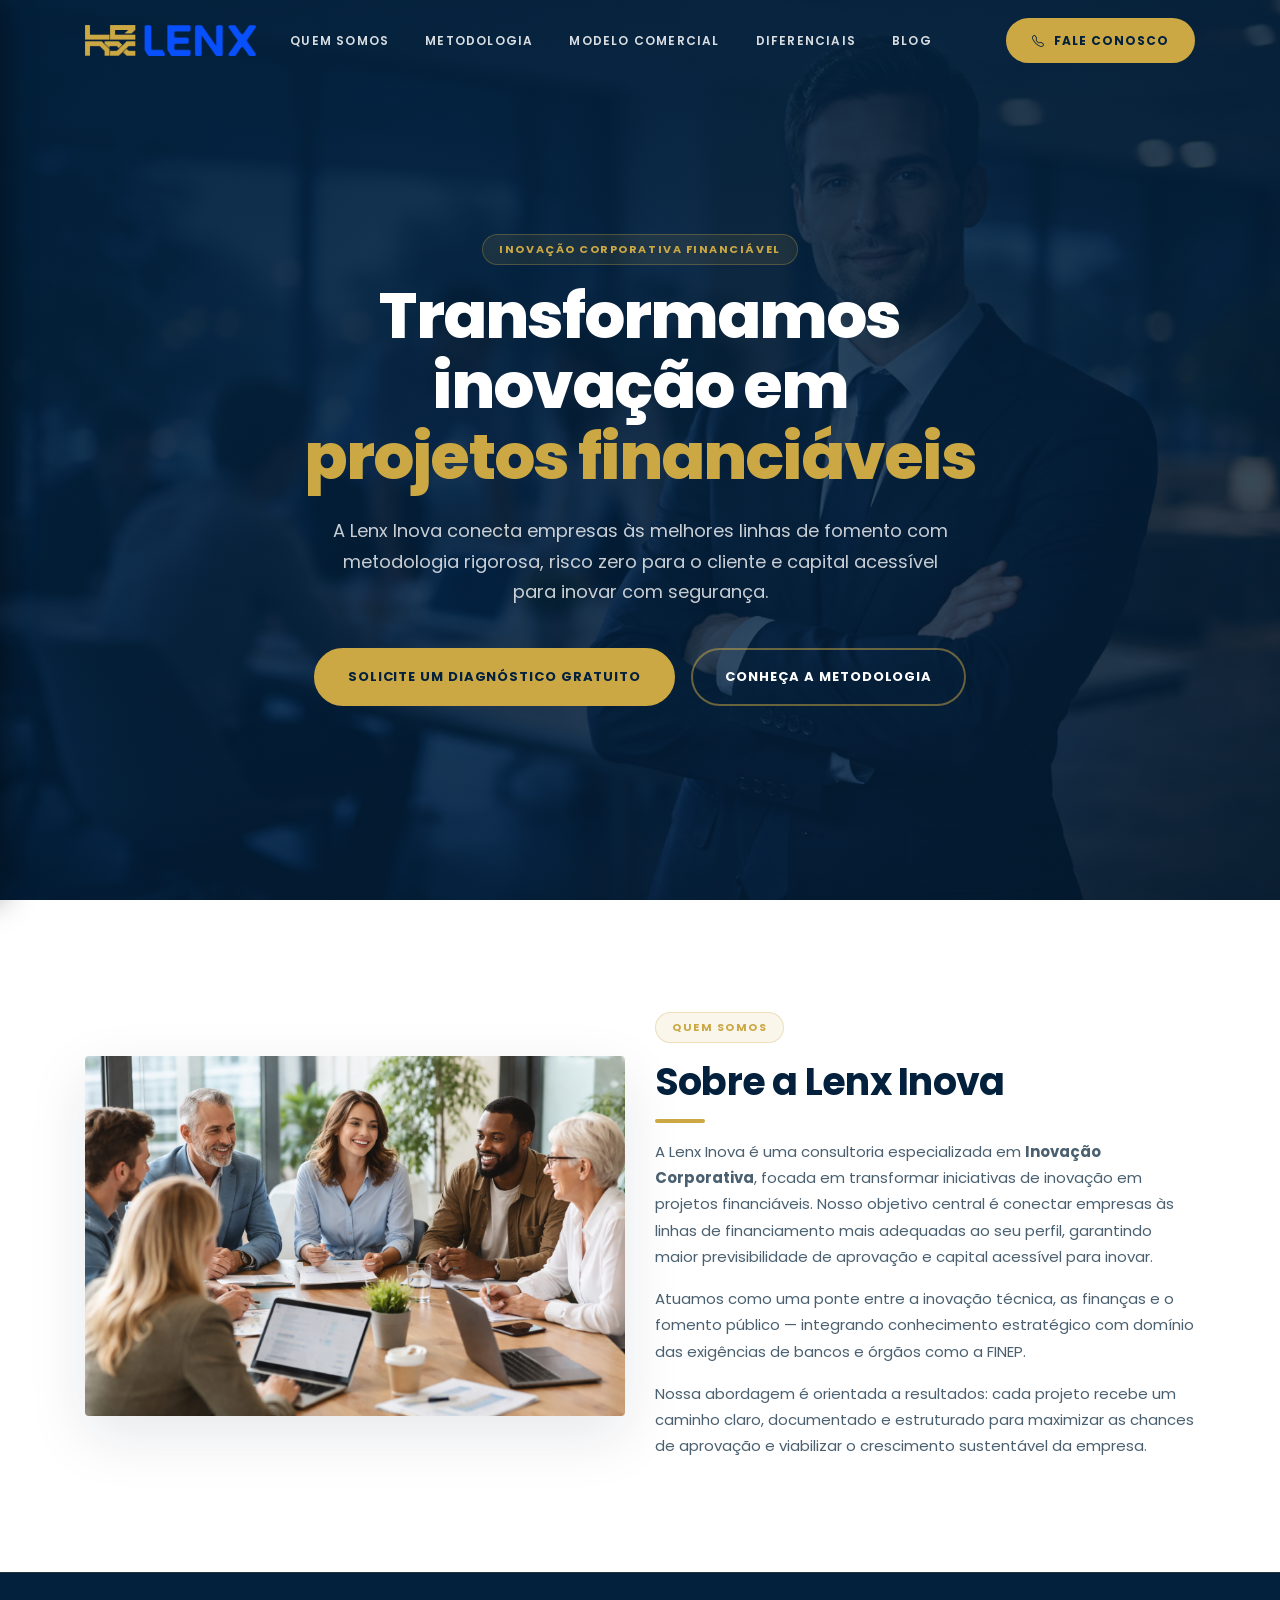
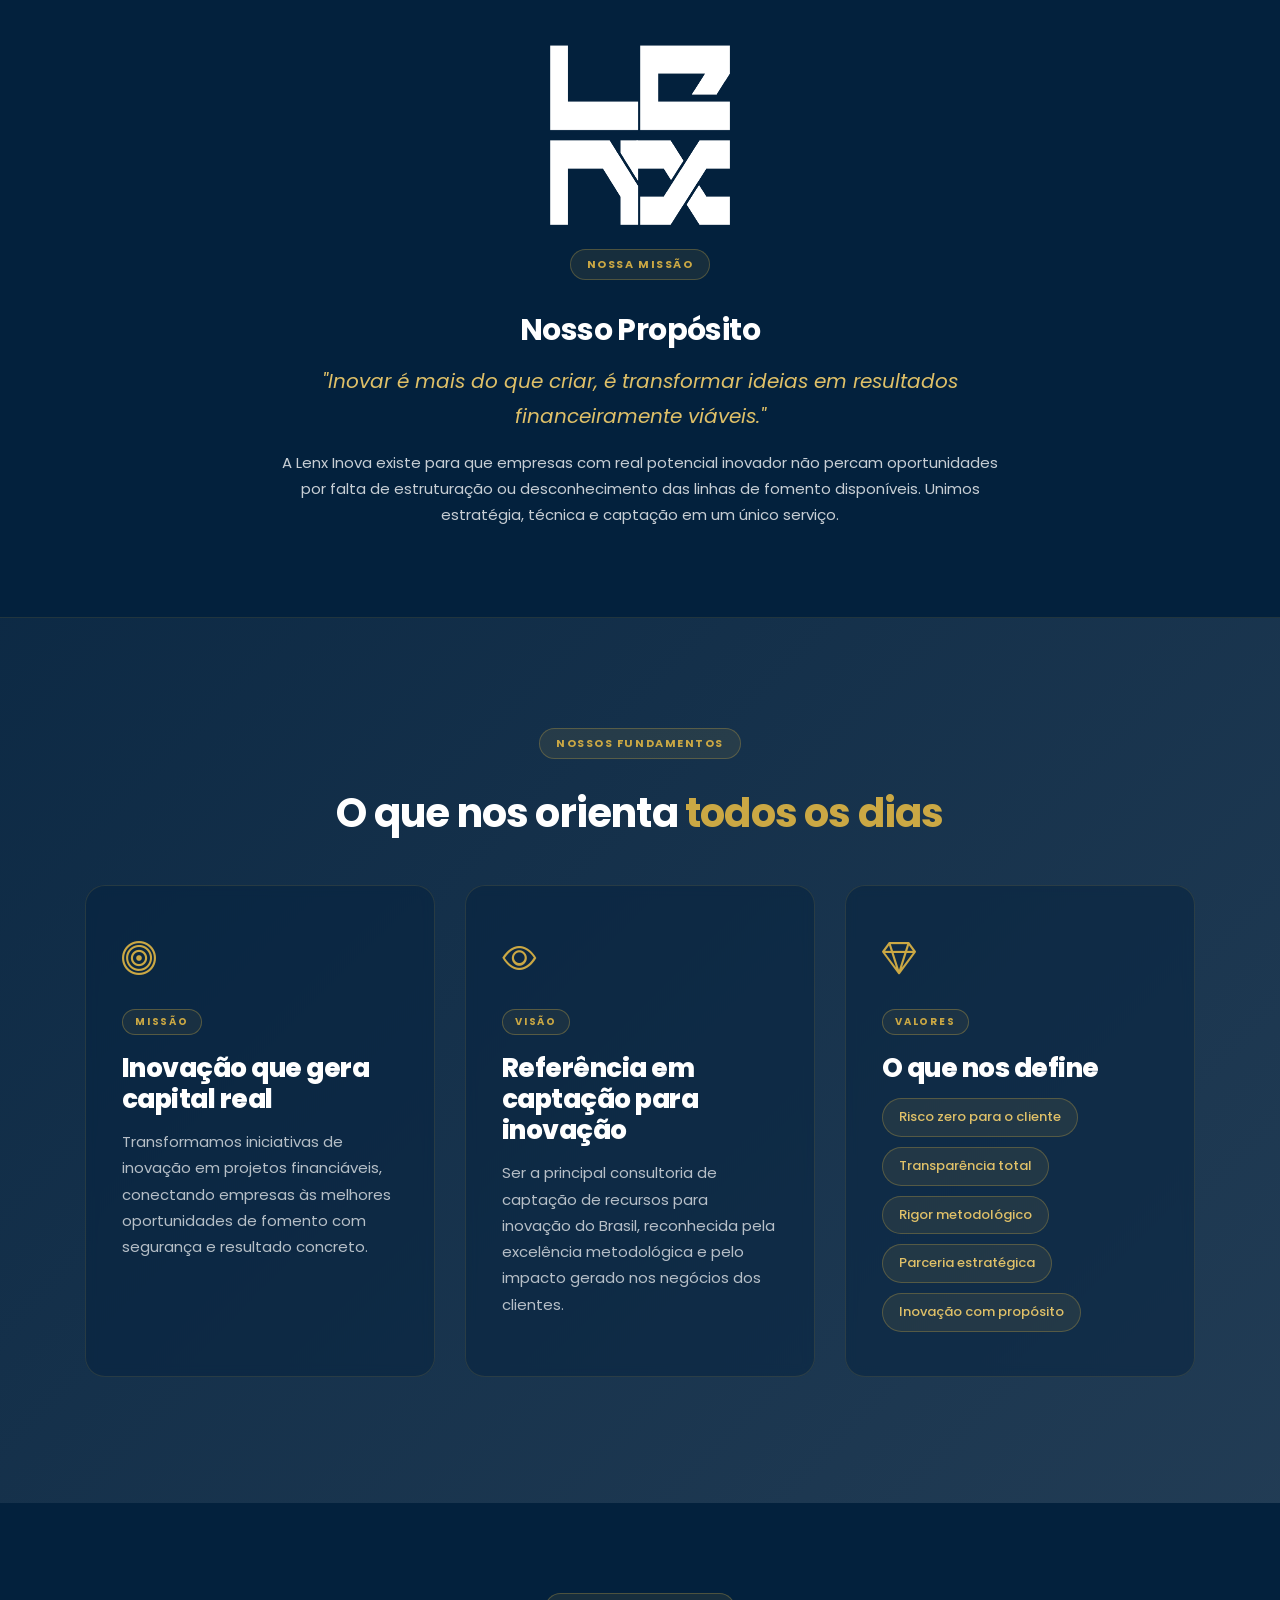
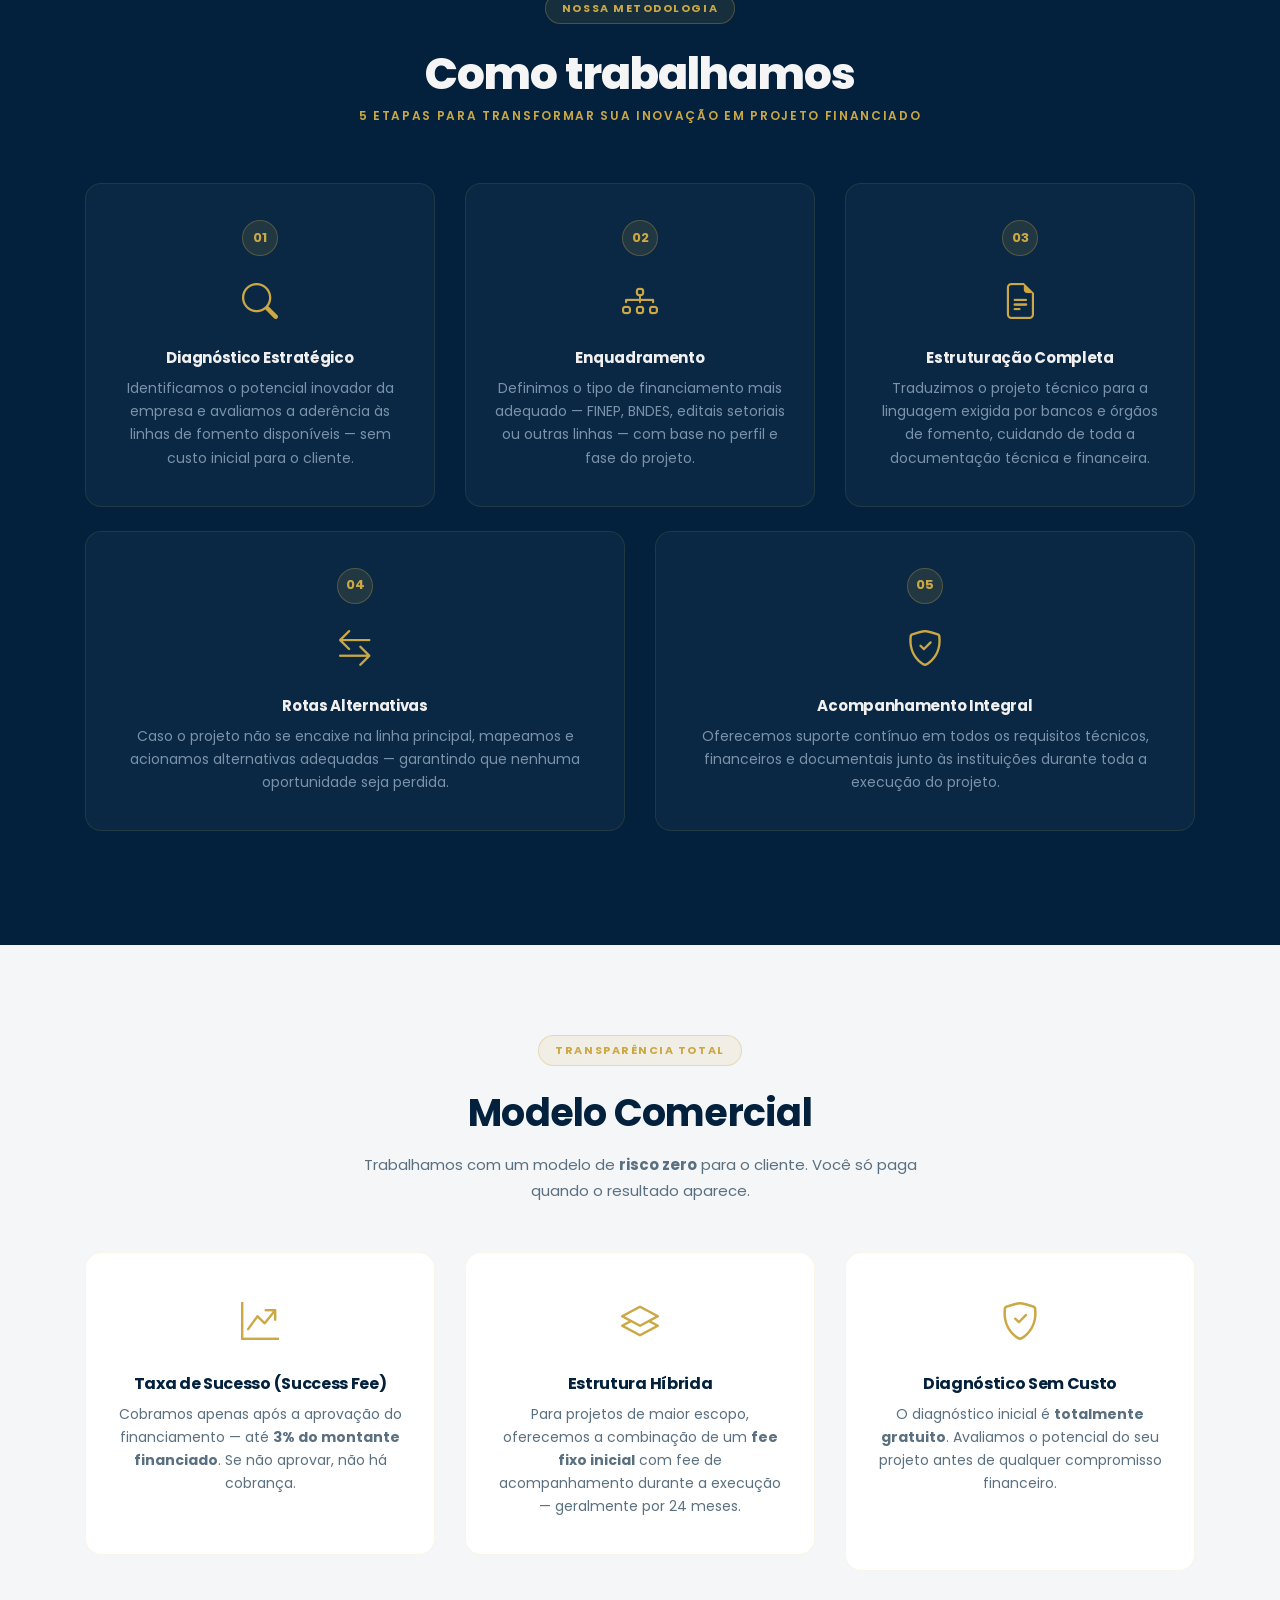
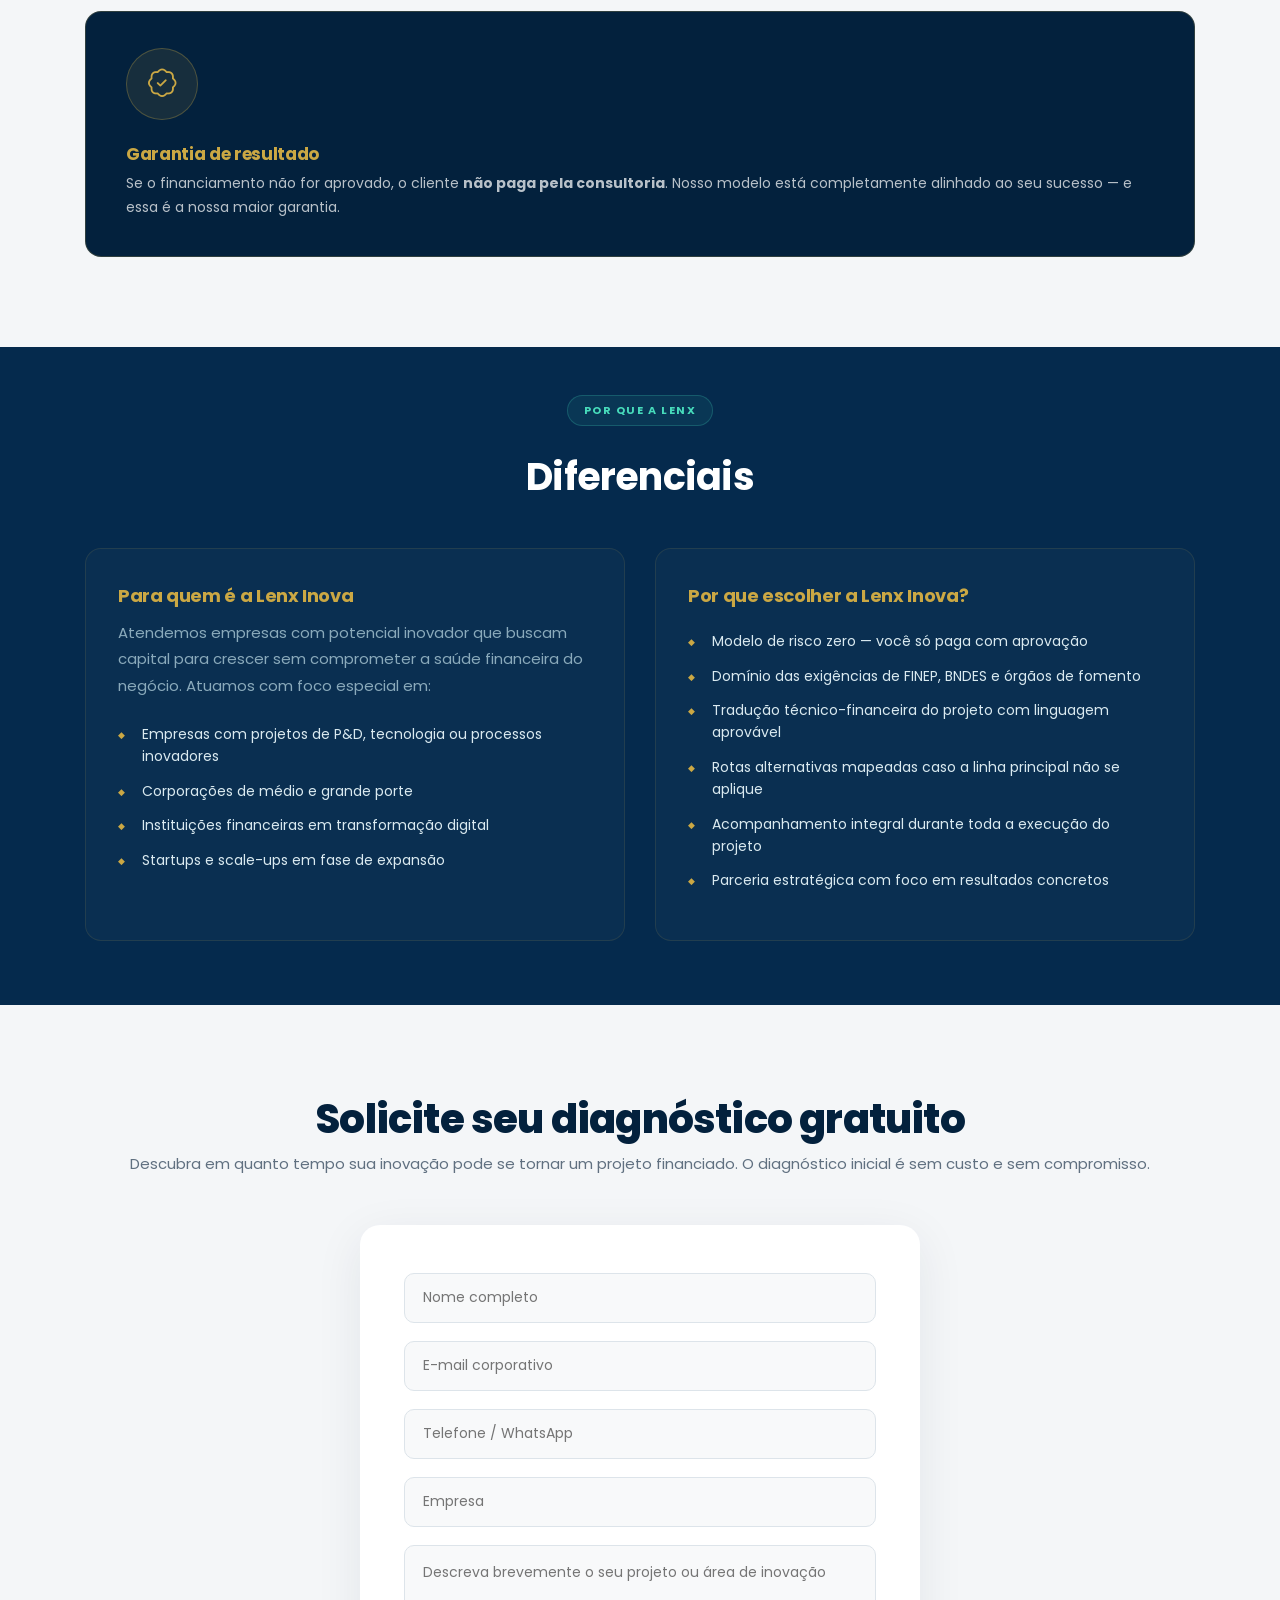
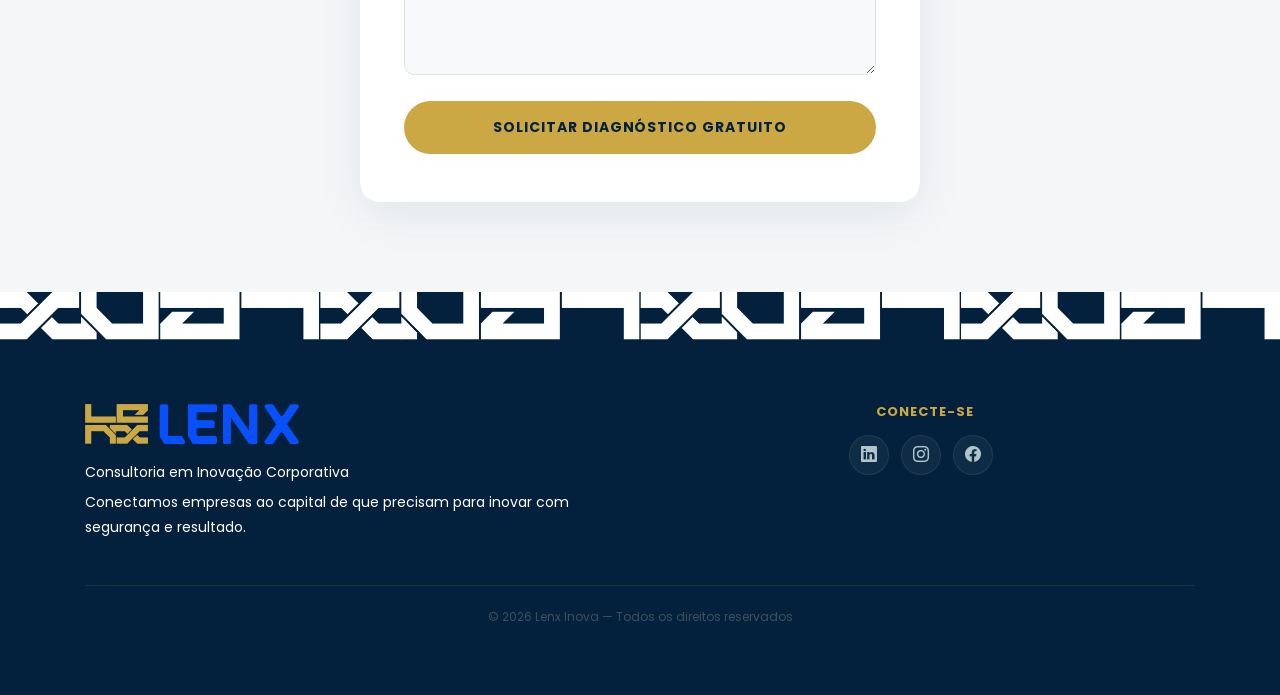
<file: index.html>
<!DOCTYPE html>
<html lang="pt">
<head>
  <meta charset="utf-8">
  <meta http-equiv="X-UA-Compatible" content="IE=edge">
  <meta name="viewport" content="width=device-width, initial-scale=1">
  <title>Lenx Inova — Consultoria em Inovação Corporativa</title>
  <meta name="description" content="Conectamos empresas a linhas de financiamento de inovação com metodologia, segurança e risco zero para o cliente.">

  <link rel="stylesheet" href="css/bootstrap.min.css">
  <link rel="stylesheet" href="css/style.css">
  <link rel="stylesheet" href="css/responsive.css">
  <link rel="stylesheet" href="css/owl.carousel.min.css">
  <link rel="stylesheet" href="https://cdn.jsdelivr.net/npm/bootstrap-icons@1.11.1/font/bootstrap-icons.css">
  <link href="https://fonts.googleapis.com/css2?family=Poppins:ital,wght@0,300;0,400;0,500;0,600;0,700;0,800;1,300;1,400&display=swap" rel="stylesheet">
  <link rel="icon" type="image/x-icon" href="images/favicon.ico">
  <link rel="icon" type="image/png" sizes="32x32" href="images/favicon-32.png">
  <link rel="icon" type="image/png" sizes="16x16" href="images/favicon-16.png">
</head>
<body>

<!-- OVERLAY + DRAWER MOBILE -->
<div class="mobile-overlay" id="mobileOverlay"></div>
<div class="mobile-drawer" id="mobileDrawer">
  <div class="drawer-header">
    <img src="images/logo.png" alt="Lenx Inova">
    <button class="drawer-close" id="drawerClose">&#x2715;</button>
  </div>
  <nav class="drawer-nav">
    <a href="#empresa"      class="drawer-link">Quem somos</a>
    <a href="#servicos"     class="drawer-link">Metodologia</a>
    <a href="#modelo"       class="drawer-link">Modelo comercial</a>
    <a href="#diferenciais" class="drawer-link">Diferenciais</a>
    <a href="blog.html"     class="drawer-link">Blog</a>
  </nav>
  <div class="drawer-footer">
    <div class="call_btn">
      <a href="#contato"><i class="bi bi-telephone"></i><span class="padding_left10">Fale Conosco</span></a>
    </div>
  </div>
</div>

<!-- HEADER -->
<div class="header_section" id="mainHeader">
  <div class="container">
    <nav class="navbar navbar-expand-lg navbar-light">
      <a class="navbar-brand" href="index.html">
        <img src="images/logo.png" alt="Lenx Inova">
      </a>
      <button class="navbar-toggler d-lg-none" id="drawerToggle" type="button">
        <span class="navbar-toggler-icon"></span>
      </button>
      <div class="collapse navbar-collapse justify-content-between" id="navbarSupportedContent">
        <ul class="navbar-nav mx-auto text-center">
          <li class="nav-item"><a class="nav-link" href="#empresa">Quem somos</a></li>
          <li class="nav-item"><a class="nav-link" href="#servicos">Metodologia</a></li>
          <li class="nav-item"><a class="nav-link" href="#modelo">Modelo comercial</a></li>
          <li class="nav-item"><a class="nav-link" href="#diferenciais">Diferenciais</a></li>
          <li class="nav-item"><a class="nav-link" href="blog.html">Blog</a></li>
        </ul>
        <div class="call_btn">
          <a href="#contato"><i class="bi bi-telephone"></i><span class="padding_left10">Fale Conosco</span></a>
        </div>
      </div>
    </nav>
  </div>
</div>

<!-- HERO -->
<section class="banner_section d-flex align-items-center text-center">
  <div class="container">
    <div class="row justify-content-center py-3">
      <div class="col-lg-8 col-md-10">

        <span class="section-label" data-reveal="up">Inovação Corporativa Financiável</span>

        <h1 class="mb-4 title-header" data-reveal="up" data-delay="1">
          Transformamos inovação em<br><span>projetos financiáveis</span>
        </h1>

        <p class="mb-4 sub-titulo" data-reveal="up" data-delay="2">
          A Lenx Inova conecta empresas às melhores linhas de fomento com metodologia rigorosa, risco zero para o cliente e capital acessível para inovar com segurança.
        </p>

        <div class="d-flex flex-column flex-sm-row justify-content-center gap-3" data-reveal="up" data-delay="3">
          <a href="#contato" class="botao-destaque botao-destaque-pred py-3 mt-3 mr-3">
            Solicite um diagnóstico gratuito
          </a>
          <a href="#servicos" class="botao-destaque-line botao-destaque-pred py-3 mt-3">
            Conheça a metodologia
          </a>
        </div>

      </div>
    </div>
  </div>
</section>

<!-- SOBRE -->
<section class="section-sobre py-5" id="empresa">
  <div class="container">
    <div class="row align-items-center py-5 g-5">

      <div class="col-md-6" data-reveal="left">
        <img src="images/sobre.jpg" alt="Lenx Inova" class="img-fluid rounded">
      </div>

      <div class="col-md-6" data-reveal="right">
        <span class="section-label mt-3">Quem somos</span>
        <h2 class="mb-3">Sobre a Lenx Inova</h2>
        <p>A Lenx Inova é uma consultoria especializada em <strong>Inovação Corporativa</strong>, focada em transformar iniciativas de inovação em projetos financiáveis. Nosso objetivo central é conectar empresas às linhas de financiamento mais adequadas ao seu perfil, garantindo maior previsibilidade de aprovação e capital acessível para inovar.</p>
        <p>Atuamos como uma ponte entre a inovação técnica, as finanças e o fomento público — integrando conhecimento estratégico com domínio das exigências de bancos e órgãos como a FINEP.</p>
        <p>Nossa abordagem é orientada a resultados: cada projeto recebe um caminho claro, documentado e estruturado para maximizar as chances de aprovação e viabilizar o crescimento sustentável da empresa.</p>
      </div>

    </div>
  </div>
</section>

<!-- PROPÓSITO -->
<section class="py-5 text-center bg-destaque-secudario">
  <div class="container py-4">
    <div class="row justify-content-center">
      <div class="col-md-8" data-reveal="scale">

        <img src="images/proposito.png" alt="Propósito" class="img-fluid mb-4 mx-auto"
             style="width:180px;height:180px;">

        <span class="section-label">Nossa Missão</span>
        <h4 class="fw-bold mt-3">Nosso Propósito</h4>
        <p class="destaque-proposito">"Inovar é mais do que criar, é transformar ideias em resultados financeiramente viáveis."</p>
        <p style="color:rgba(255,255,255,0.78);">A Lenx Inova existe para que empresas com real potencial inovador não percam oportunidades por falta de estruturação ou desconhecimento das linhas de fomento disponíveis. Unimos estratégia, técnica e captação em um único serviço.</p>

      </div>
    </div>
  </div>
</section>

<!-- PARALLAX MISSÃO/VISÃO/VALORES -->
<section class="parallax-section">
  <div class="parallax-overlay"></div>
  <div class="container parallax-content">

    <div class="text-center mb-5" data-reveal="up">
      <span class="section-label" style="background:rgba(203,168,68,0.1);border-color:rgba(203,168,68,0.3);color:var(--gold);">
        Nossos Fundamentos
      </span>
      <h2 style="color:#fff;margin-top:14px;font-size:clamp(26px,3.5vw,40px);">
        O que nos orienta <span style="color:var(--gold);">todos os dias</span>
      </h2>
    </div>

    <div class="row g-4">

      <div class="col-lg-4 col-md-6 mb-3" data-reveal="up" data-delay="1">
        <div class="mvv-block">
          <i class="bi bi-bullseye mvv-icon"></i>
          <span class="mvv-label">Missão</span>
          <h2>Inovação que gera capital real</h2>
          <p>Transformamos iniciativas de inovação em projetos financiáveis, conectando empresas às melhores oportunidades de fomento com segurança e resultado concreto.</p>
        </div>
      </div>

      <div class="col-lg-4 col-md-6 mb-3" data-reveal="up" data-delay="2">
        <div class="mvv-block">
          <i class="bi bi-eye mvv-icon"></i>
          <span class="mvv-label">Visão</span>
          <h2>Referência em captação para inovação</h2>
          <p>Ser a principal consultoria de captação de recursos para inovação do Brasil, reconhecida pela excelência metodológica e pelo impacto gerado nos negócios dos clientes.</p>
        </div>
      </div>

      <div class="col-lg-4 col-md-12 mb-3" data-reveal="up" data-delay="3">
        <div class="mvv-block">
          <i class="bi bi-gem mvv-icon"></i>
          <span class="mvv-label">Valores</span>
          <h2>O que nos define</h2>
          <div class="valores-grid">
            <span class="valor-tag">Risco zero para o cliente</span>
            <span class="valor-tag">Transparência total</span>
            <span class="valor-tag">Rigor metodológico</span>
            <span class="valor-tag">Parceria estratégica</span>
            <span class="valor-tag">Inovação com propósito</span>
          </div>
        </div>
      </div>

    </div>
  </div>
</section>

<!-- SERVIÇOS — 5 etapas da metodologia -->
<section id="servicos">
  <div class="price_section layout_padding">
    <div class="container">

      <div class="row mb-2 text-center" data-reveal="up">
        <div class="col-12">
          <span class="section-label" style="background:rgba(203,168,68,0.1);border-color:rgba(203,168,68,0.3);color:var(--gold);">
            Nossa Metodologia
          </span>
          <h1 class="price_taital mt-2">Como trabalhamos</h1>
          <h3>5 etapas para transformar sua inovação em projeto financiado</h3>
        </div>
      </div>

      <div class="price_section_2">
        <div class="row">

          <div class="col-md-4 col-sm-6" data-reveal="up" data-delay="1">
            <div class="price_box">
              <span class="etapa-numero">01</span>
              <div class="service-icon"><i class="bi bi-search"></i></div>
              <h4>Diagnóstico Estratégico</h4>
              <p>Identificamos o potencial inovador da empresa e avaliamos a aderência às linhas de fomento disponíveis — sem custo inicial para o cliente.</p>
            </div>
          </div>

          <div class="col-md-4 col-sm-6" data-reveal="up" data-delay="2">
            <div class="price_box">
              <span class="etapa-numero">02</span>
              <div class="service-icon"><i class="bi bi-diagram-3"></i></div>
              <h4>Enquadramento</h4>
              <p>Definimos o tipo de financiamento mais adequado — FINEP, BNDES, editais setoriais ou outras linhas — com base no perfil e fase do projeto.</p>
            </div>
          </div>

          <div class="col-md-4 col-sm-6" data-reveal="up" data-delay="3">
            <div class="price_box">
              <span class="etapa-numero">03</span>
              <div class="service-icon"><i class="bi bi-file-earmark-text"></i></div>
              <h4>Estruturação Completa</h4>
              <p>Traduzimos o projeto técnico para a linguagem exigida por bancos e órgãos de fomento, cuidando de toda a documentação técnica e financeira.</p>
            </div>
          </div>

          <div class="col-md-6 col-sm-6" data-reveal="up" data-delay="2">
            <div class="price_box">
              <span class="etapa-numero">04</span>
              <div class="service-icon"><i class="bi bi-arrow-left-right"></i></div>
              <h4>Rotas Alternativas</h4>
              <p>Caso o projeto não se encaixe na linha principal, mapeamos e acionamos alternativas adequadas — garantindo que nenhuma oportunidade seja perdida.</p>
            </div>
          </div>

          <div class="col-md-6 col-sm-6" data-reveal="up" data-delay="3">
            <div class="price_box">
              <span class="etapa-numero">05</span>
              <div class="service-icon"><i class="bi bi-shield-check"></i></div>
              <h4>Acompanhamento Integral</h4>
              <p>Oferecemos suporte contínuo em todos os requisitos técnicos, financeiros e documentais junto às instituições durante toda a execução do projeto.</p>
            </div>
          </div>

        </div>
      </div>

    </div>
  </div>
</section>

<!-- MODELO COMERCIAL -->
<section class="section-modelo" id="modelo">
  <div class="container">

    <div class="row mb-5 text-center" data-reveal="up">
      <div class="col-12">
        <span class="section-label">Transparência total</span>
        <h2 class="mt-2" style="color:var(--navy);">Modelo Comercial</h2>
        <p style="max-width:580px;margin:0 auto;color:#5a7080;">Trabalhamos com um modelo de <strong>risco zero</strong> para o cliente. Você só paga quando o resultado aparece.</p>
      </div>
    </div>

    <div class="row g-4">

      <div class="col-md-4 mb-3" data-reveal="up" data-delay="1">
        <div class="modelo-card">
          <span class="modelo-icon"><i class="bi bi-graph-up-arrow"></i></span>
          <h4>Taxa de Sucesso (Success Fee)</h4>
          <p>Cobramos apenas após a aprovação do financiamento — até <strong>3% do montante financiado</strong>. Se não aprovar, não há cobrança.</p>
        </div>
      </div>

      <div class="col-md-4 mb-3" data-reveal="up" data-delay="2">
        <div class="modelo-card">
          <span class="modelo-icon"><i class="bi bi-layers"></i></span>
          <h4>Estrutura Híbrida</h4>
          <p>Para projetos de maior escopo, oferecemos a combinação de um <strong>fee fixo inicial</strong> com fee de acompanhamento durante a execução — geralmente por 24 meses.</p>
        </div>
      </div>

      <div class="col-md-4" data-reveal="up" data-delay="3">
        <div class="modelo-card">
          <span class="modelo-icon"><i class="bi bi-shield-check"></i></span>
          <h4>Diagnóstico Sem Custo</h4>
          <p>O diagnóstico inicial é <strong>totalmente gratuito</strong>. Avaliamos o potencial do seu projeto antes de qualquer compromisso financeiro.</p>
        </div>
      </div>

    </div>

    <div class="modelo-destaque" data-reveal="up">
      <div class="badge-garantia"><i class="bi bi-patch-check"></i></div>
      <div>
        <h4>Garantia de resultado</h4>
        <p>Se o financiamento não for aprovado, o cliente <strong>não paga pela consultoria</strong>. Nosso modelo está completamente alinhado ao seu sucesso — e essa é a nossa maior garantia.</p>
      </div>
    </div>

  </div>
</section>

<!-- DIFERENCIAIS -->
<section class="section-dark py-5" id="diferenciais">
  <div class="container">

    <div class="text-center mb-5" data-reveal="up">
      <span class="section-label" style="background:rgba(71,219,187,0.08);border-color:rgba(71,219,187,0.22);color:var(--teal);">
        Por que a Lenx
      </span>
      <h2 style="color:#fff;margin-top:12px;" >Diferenciais</h2>
    </div>

    <div class="row g-4">

      <div class="col-lg-6 mb-3" data-reveal="left">
        <div class="info-box">
          <h2>Para quem é a Lenx Inova</h2>
          <p>Atendemos empresas com potencial inovador que buscam capital para crescer sem comprometer a saúde financeira do negócio. Atuamos com foco especial em:</p>
          <ul class="info-list mt-4">
            <li>Empresas com projetos de P&D, tecnologia ou processos inovadores</li>
            <li>Corporações de médio e grande porte</li>
            <li>Instituições financeiras em transformação digital</li>
            <li>Startups e scale-ups em fase de expansão</li>
          </ul>
        </div>
      </div>

      <div class="col-lg-6 mb-3" data-reveal="right">
        <div class="info-box">
          <h2>Por que escolher a Lenx Inova?</h2>
          <ul class="info-list mt-4">
            <li>Modelo de risco zero — você só paga com aprovação</li>
            <li>Domínio das exigências de FINEP, BNDES e órgãos de fomento</li>
            <li>Tradução técnico-financeira do projeto com linguagem aprovável</li>
            <li>Rotas alternativas mapeadas caso a linha principal não se aplique</li>
            <li>Acompanhamento integral durante toda a execução do projeto</li>
            <li>Parceria estratégica com foco em resultados concretos</li>
          </ul>
        </div>
      </div>

    </div>
  </div>
</section>

<!-- CONTATO -->
<section id="contato">
  <div class="contact_section layout_padding">
    <div class="container">

      <div data-reveal="up">
        <h1 class="contact_taital">Solicite seu diagnóstico gratuito</h1>
        <p class="text-center" style="color:#607080;margin-bottom:48px;">
          Descubra em quanto tempo sua inovação pode se tornar um projeto financiado. O diagnóstico inicial é sem custo e sem compromisso.
        </p>
      </div>

      <div class="contact_section_2">
        <div class="row">
          <div class="col-sm-12">
            <div class="contact_main" data-reveal="scale">
              <form action="/action_page.php">
                <div class="form-group">
                  <input type="text" class="email-bt" placeholder="Nome completo" name="Nome">
                </div>
                <div class="form-group">
                  <input type="email" class="email-bt" placeholder="E-mail corporativo" name="Email">
                </div>
                <div class="form-group">
                  <input type="text" class="email-bt" placeholder="Telefone / WhatsApp" name="Telefone">
                </div>
                <div class="form-group">
                  <input type="text" class="email-bt" placeholder="Empresa" name="Empresa">
                </div>
                <div class="form-group">
                  <textarea class="massage-bt" placeholder="Descreva brevemente o seu projeto ou área de inovação" rows="5" name="Mensagem"></textarea>
                </div>
              </form>
              <div class="send_bt"><a href="#">Solicitar diagnóstico gratuito</a></div>
            </div>
          </div>
        </div>
      </div>

    </div>
  </div>
</section>

<!-- GRAFISMO PRÉ-FOOTER -->
<div class="grafismo-strip">
  <img src="images/grafismo.jpg" alt="">
</div>


<!-- FOOTER -->
<footer class="footer py-5">
  <div class="container">
    <div class="row align-items-start pt-3 g-4">

      <div class="col-md-6 text-start">
        <img src="images/logo.png"  alt="Lenx Inova"  class="img-fluid d-block mx-auto mx-md-0 mb-3"  style="max-height:40px;">
        <p>Consultoria em Inovação Corporativa</p>
        <p>Conectamos empresas ao capital de que precisam para inovar com segurança e resultado.</p>
      </div>

      <div class="col-md-6 text-center text-md-end">
        <h4>Conecte-se</h4>
        <div class="social-icons">
          <a href="#"><i class="bi bi-linkedin"></i></a>
          <a href="#"><i class="bi bi-instagram"></i></a>
          <a href="#"><i class="bi bi-facebook"></i></a>
        </div>
      </div>

    </div>

    <div class="footer-bottom text-center text-md-start">
      &copy; 2026 Lenx Inova — Todos os direitos reservados
    </div>
  </div>
</footer>

<!-- SCRIPTS -->
<script src="js/jquery.min.js"></script>
<script src="js/popper.min.js"></script>
<script src="js/bootstrap.bundle.min.js"></script>

<script>
(function () {

  /* Navbar scroll */
  var header = document.getElementById('mainHeader');
  function onScroll() { header.classList.toggle('scrolled', window.scrollY > 60); }
  window.addEventListener('scroll', onScroll, { passive: true });
  onScroll();

  /* Mobile Drawer */
  var overlay = document.getElementById('mobileOverlay');
  var drawer  = document.getElementById('mobileDrawer');
  var toggle  = document.getElementById('drawerToggle');
  var close   = document.getElementById('drawerClose');

  function openDrawer() {
    overlay.style.display = 'block';
    requestAnimationFrame(function () { overlay.classList.add('open'); drawer.classList.add('open'); });
    document.body.style.overflow = 'hidden';
  }
  function closeDrawer() {
    overlay.classList.remove('open'); drawer.classList.remove('open');
    document.body.style.overflow = '';
    setTimeout(function () { overlay.style.display = 'none'; }, 300);
  }

  toggle.addEventListener('click', openDrawer);
  close.addEventListener('click', closeDrawer);
  overlay.addEventListener('click', closeDrawer);
  document.querySelectorAll('.drawer-link').forEach(function (l) { l.addEventListener('click', closeDrawer); });

  /* Scroll Reveal */
  var revealEls = document.querySelectorAll('[data-reveal]');
  var observer = new IntersectionObserver(function (entries) {
    entries.forEach(function (e) {
      if (e.isIntersecting) { e.target.classList.add('revealed'); observer.unobserve(e.target); }
    });
  }, { threshold: 0.1 });
  revealEls.forEach(function (el) { observer.observe(el); });

  /* Active nav on scroll */
  var sections = document.querySelectorAll('section[id], div[id]');
  var navLinks = document.querySelectorAll('.navbar-nav .nav-link');
  var secObs = new IntersectionObserver(function (entries) {
    entries.forEach(function (e) {
      if (e.isIntersecting) {
        navLinks.forEach(function (l) {
          l.classList.remove('active');
          if (l.getAttribute('href') === '#' + e.target.id) l.classList.add('active');
        });
      }
    });
  }, { threshold: 0.35 });
  sections.forEach(function (s) { secObs.observe(s); });

})();
</script>

</body>
</html>
</file>
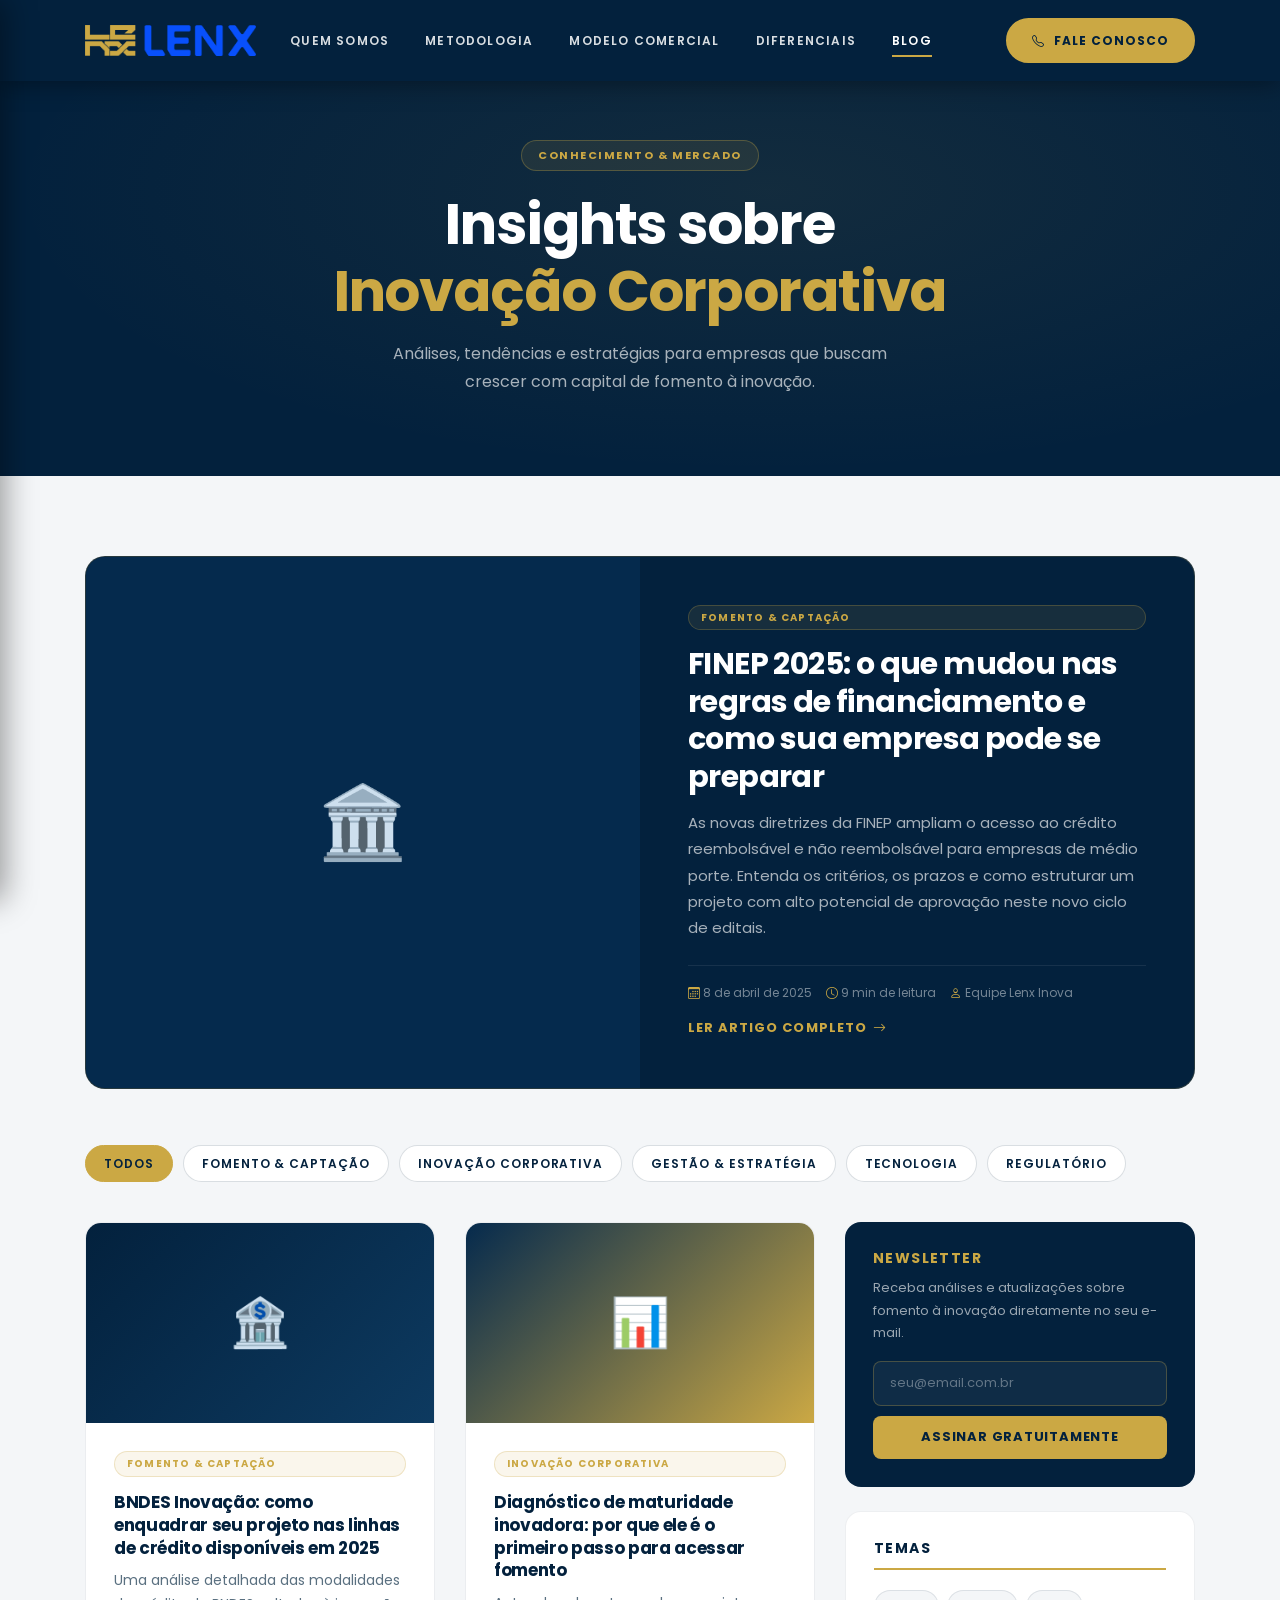
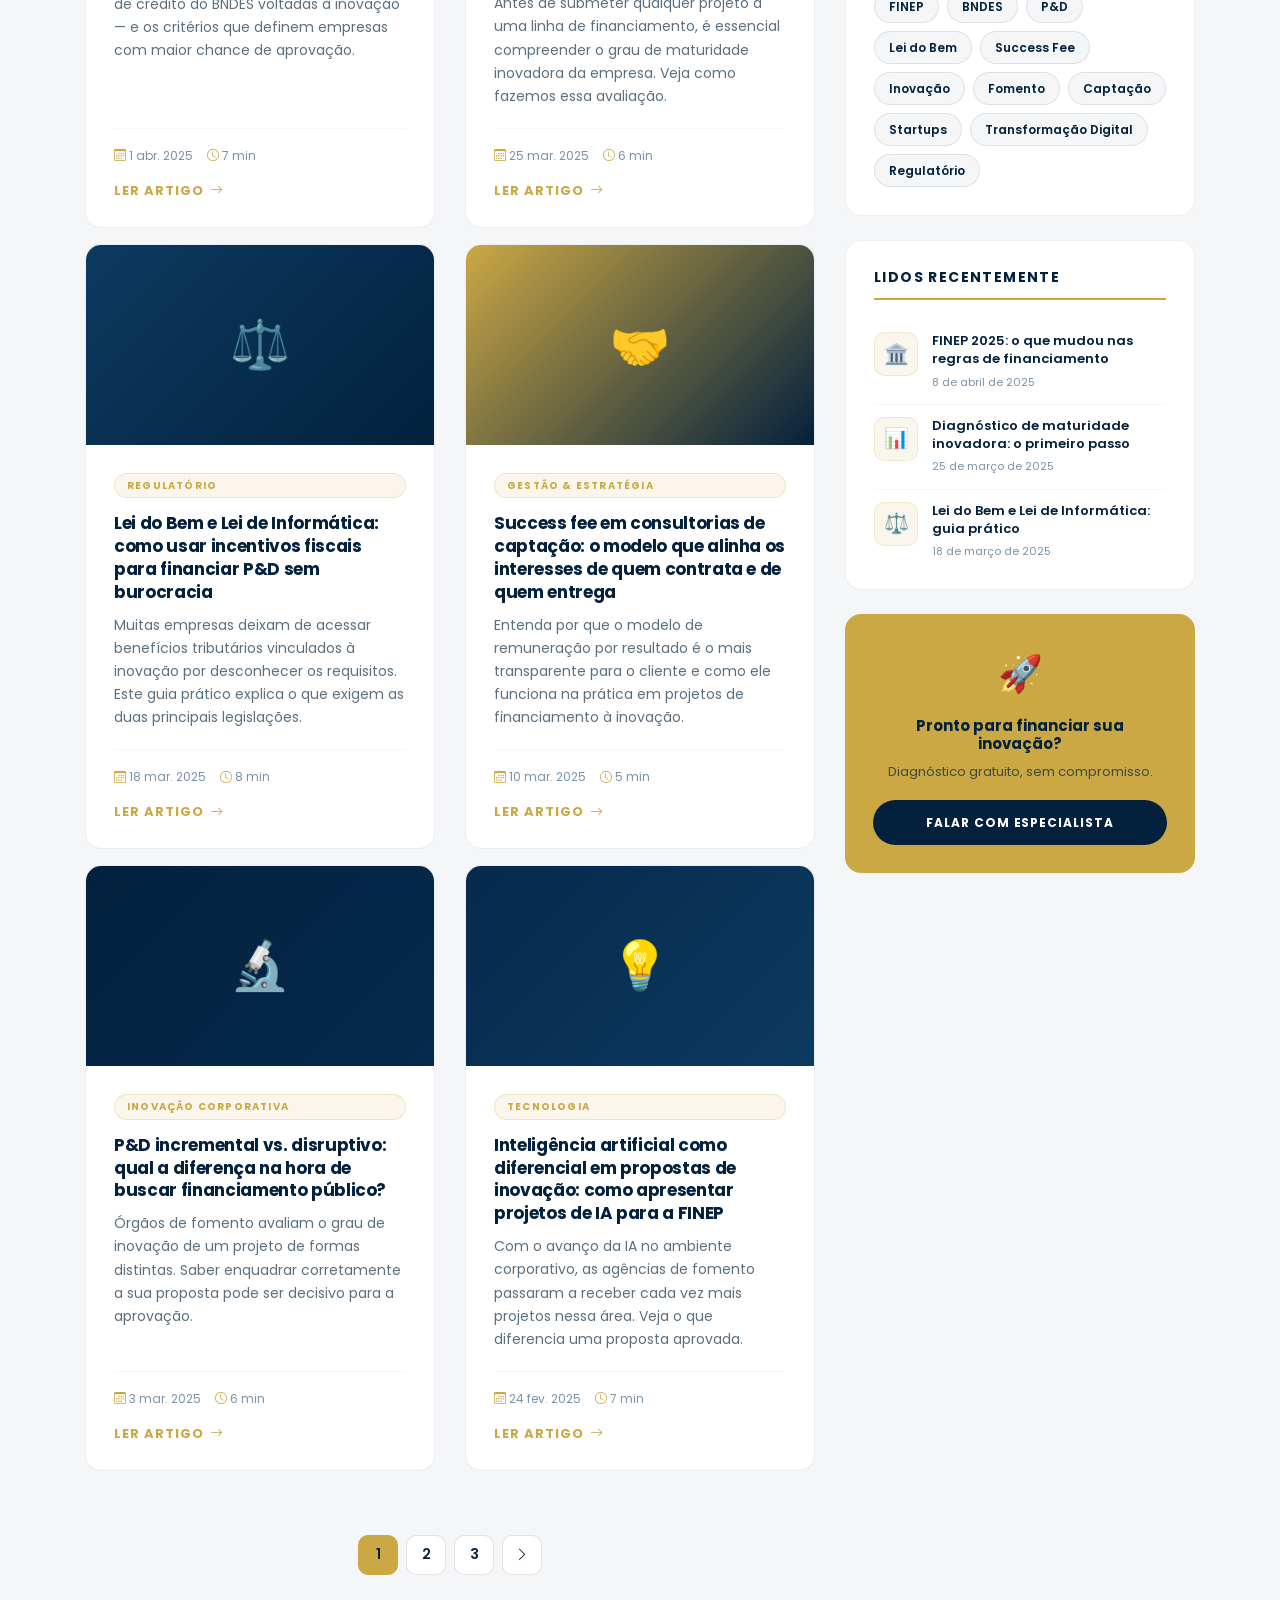
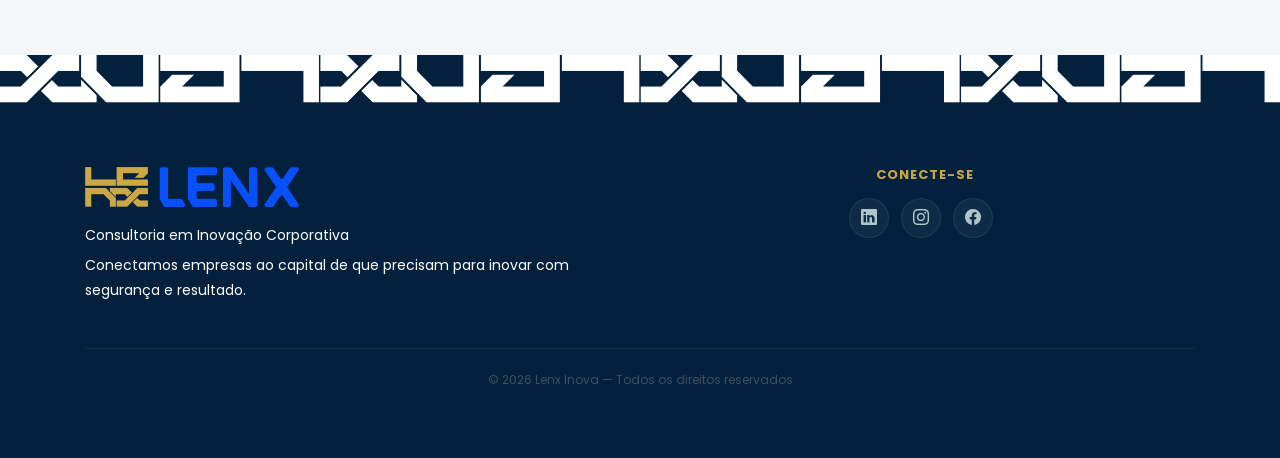
<file: blog.html>
<!DOCTYPE html>
<html lang="pt">
<head>
  <meta charset="utf-8">
  <meta http-equiv="X-UA-Compatible" content="IE=edge">
  <meta name="viewport" content="width=device-width, initial-scale=1">
  <title>Blog — Lenx Inova</title>
  <meta name="description" content="Artigos e análises sobre inovação corporativa, captação de recursos e fomento à inovação no Brasil.">

  <link rel="stylesheet" href="css/bootstrap.min.css">
  <link rel="stylesheet" href="css/style.css">
  <link rel="stylesheet" href="css/responsive.css">
  <link rel="stylesheet" href="https://cdn.jsdelivr.net/npm/bootstrap-icons@1.11.1/font/bootstrap-icons.css">
  <link href="https://fonts.googleapis.com/css2?family=Poppins:ital,wght@0,300;0,400;0,500;0,600;0,700;0,800;1,400&display=swap" rel="stylesheet">
  <link rel="icon" type="image/x-icon" href="images/favicon.ico">
  <link rel="icon" type="image/png" sizes="32x32" href="images/favicon-32.png">
  <link rel="icon" type="image/png" sizes="16x16" href="images/favicon-16.png">
</head>
<body>

<!-- OVERLAY + DRAWER MOBILE -->
<div class="mobile-overlay" id="mobileOverlay"></div>
<div class="mobile-drawer" id="mobileDrawer">
  <div class="drawer-header">
    <img src="images/logo.png" alt="Lenx Inova">
    <button class="drawer-close" id="drawerClose">&#x2715;</button>
  </div>
  <nav class="drawer-nav">
    <a href="index.html#empresa"      class="drawer-link">Quem somos</a>
    <a href="index.html#servicos"     class="drawer-link">Metodologia</a>
    <a href="index.html#modelo"       class="drawer-link">Modelo comercial</a>
    <a href="index.html#diferenciais" class="drawer-link">Diferenciais</a>
    <a href="blog.html"               class="drawer-link">Blog</a>
  </nav>
  <div class="drawer-footer">
    <div class="call_btn">
      <a href="index.html#contato"><i class="bi bi-telephone"></i><span class="padding_left10">Fale Conosco</span></a>
    </div>
  </div>
</div>

<!-- HEADER -->
<div class="header_section scrolled" id="mainHeader">
  <div class="container">
    <nav class="navbar navbar-expand-lg navbar-light">
      <a class="navbar-brand" href="index.html">
        <img src="images/logo.png" alt="Lenx Inova">
      </a>
      <button class="navbar-toggler d-lg-none" id="drawerToggle" type="button">
        <span class="navbar-toggler-icon"></span>
      </button>
      <div class="collapse navbar-collapse justify-content-between" id="navbarSupportedContent">
        <ul class="navbar-nav mx-auto text-center">
          <li class="nav-item"><a class="nav-link" href="index.html#empresa">Quem somos</a></li>
          <li class="nav-item"><a class="nav-link" href="index.html#servicos">Metodologia</a></li>
          <li class="nav-item"><a class="nav-link" href="index.html#modelo">Modelo comercial</a></li>
          <li class="nav-item"><a class="nav-link" href="index.html#diferenciais">Diferenciais</a></li>
          <li class="nav-item"><a class="nav-link active" href="blog.html">Blog</a></li>
        </ul>
        <div class="call_btn">
          <a href="index.html#contato"><i class="bi bi-telephone"></i><span class="padding_left10">Fale Conosco</span></a>
        </div>
      </div>
    </nav>
  </div>
</div>

<!-- BLOG HERO -->
<section class="blog-hero">
  <div class="container">
    <span class="section-label">Conhecimento & Mercado</span>
    <h1>Insights sobre<br><span style="color:var(--gold);">Inovação Corporativa</span></h1>
    <p>Análises, tendências e estratégias para empresas que buscam crescer com capital de fomento à inovação.</p>
  </div>
</section>

<!-- BLOG CONTENT -->
<section style="background: var(--off-white); padding: 80px 0;">
  <div class="container">

    <!-- POST DESTAQUE -->
    <div class="blog-featured" data-reveal="up">
      <div class="blog-featured-img">🏛️</div>
      <div class="blog-featured-body">
        <span class="blog-tag">Fomento & Captação</span>
        <h2>FINEP 2025: o que mudou nas regras de financiamento e como sua empresa pode se preparar</h2>
        <p>As novas diretrizes da FINEP ampliam o acesso ao crédito reembolsável e não reembolsável para empresas de médio porte. Entenda os critérios, os prazos e como estruturar um projeto com alto potencial de aprovação neste novo ciclo de editais.</p>
        <div class="blog-card-meta">
          <span><i class="bi bi-calendar3"></i> 8 de abril de 2025</span>
          <span><i class="bi bi-clock"></i> 9 min de leitura</span>
          <span><i class="bi bi-person"></i> Equipe Lenx Inova</span>
        </div>
        <a href="#" class="blog-read-link">Ler artigo completo <i class="bi bi-arrow-right"></i></a>
      </div>
    </div>

    <!-- FILTROS -->
    <div class="blog-filters" data-reveal="up">
      <button class="filter-btn active">Todos</button>
      <button class="filter-btn">Fomento & Captação</button>
      <button class="filter-btn">Inovação Corporativa</button>
      <button class="filter-btn">Gestão & Estratégia</button>
      <button class="filter-btn">Tecnologia</button>
      <button class="filter-btn">Regulatório</button>
    </div>

    <div class="row g-0">

      <!-- COLUNA PRINCIPAL -->
      <div class="col-lg-8 pe-lg-5">
        <div class="row g-4">

          <!-- POST 1 -->
          <div class="col-md-6 mb-3" data-reveal="up" data-delay="1">
            <div class="blog-card">
              <div class="blog-card-img-placeholder" style="background:linear-gradient(135deg,#03213d 0%,#0d3a60 100%);">🏦</div>
              <div class="blog-card-body">
                <span class="blog-tag">Fomento & Captação</span>
                <h4>BNDES Inovação: como enquadrar seu projeto nas linhas de crédito disponíveis em 2025</h4>
                <p>Uma análise detalhada das modalidades de crédito do BNDES voltadas à inovação — e os critérios que definem empresas com maior chance de aprovação.</p>
                <div class="blog-card-meta">
                  <span><i class="bi bi-calendar3"></i> 1 abr. 2025</span>
                  <span><i class="bi bi-clock"></i> 7 min</span>
                </div>
                <a href="#" class="blog-read-link">Ler artigo <i class="bi bi-arrow-right"></i></a>
              </div>
            </div>
          </div>

          <!-- POST 2 -->
          <div class="col-md-6 mb-3" data-reveal="up" data-delay="2">
            <div class="blog-card">
              <div class="blog-card-img-placeholder" style="background:linear-gradient(135deg,#052a4d 0%,#cba844 100%);">📊</div>
              <div class="blog-card-body">
                <span class="blog-tag">Inovação Corporativa</span>
                <h4>Diagnóstico de maturidade inovadora: por que ele é o primeiro passo para acessar fomento</h4>
                <p>Antes de submeter qualquer projeto a uma linha de financiamento, é essencial compreender o grau de maturidade inovadora da empresa. Veja como fazemos essa avaliação.</p>
                <div class="blog-card-meta">
                  <span><i class="bi bi-calendar3"></i> 25 mar. 2025</span>
                  <span><i class="bi bi-clock"></i> 6 min</span>
                </div>
                <a href="#" class="blog-read-link">Ler artigo <i class="bi bi-arrow-right"></i></a>
              </div>
            </div>
          </div>

          <!-- POST 3 -->
          <div class="col-md-6 mb-3" data-reveal="up" data-delay="1">
            <div class="blog-card">
              <div class="blog-card-img-placeholder" style="background:linear-gradient(135deg,#0d3a60 0%,#03213d 100%);">⚖️</div>
              <div class="blog-card-body">
                <span class="blog-tag">Regulatório</span>
                <h4>Lei do Bem e Lei de Informática: como usar incentivos fiscais para financiar P&D sem burocracia</h4>
                <p>Muitas empresas deixam de acessar benefícios tributários vinculados à inovação por desconhecer os requisitos. Este guia prático explica o que exigem as duas principais legislações.</p>
                <div class="blog-card-meta">
                  <span><i class="bi bi-calendar3"></i> 18 mar. 2025</span>
                  <span><i class="bi bi-clock"></i> 8 min</span>
                </div>
                <a href="#" class="blog-read-link">Ler artigo <i class="bi bi-arrow-right"></i></a>
              </div>
            </div>
          </div>

          <!-- POST 4 -->
          <div class="col-md-6 mb-3" data-reveal="up" data-delay="2">
            <div class="blog-card">
              <div class="blog-card-img-placeholder" style="background:linear-gradient(135deg,#cba844 0%,#03213d 100%);">🤝</div>
              <div class="blog-card-body">
                <span class="blog-tag">Gestão & Estratégia</span>
                <h4>Success fee em consultorias de captação: o modelo que alinha os interesses de quem contrata e de quem entrega</h4>
                <p>Entenda por que o modelo de remuneração por resultado é o mais transparente para o cliente e como ele funciona na prática em projetos de financiamento à inovação.</p>
                <div class="blog-card-meta">
                  <span><i class="bi bi-calendar3"></i> 10 mar. 2025</span>
                  <span><i class="bi bi-clock"></i> 5 min</span>
                </div>
                <a href="#" class="blog-read-link">Ler artigo <i class="bi bi-arrow-right"></i></a>
              </div>
            </div>
          </div>

          <!-- POST 5 -->
          <div class="col-md-6 mb-3" data-reveal="up" data-delay="1">
            <div class="blog-card">
              <div class="blog-card-img-placeholder" style="background:linear-gradient(135deg,#03213d 0%,#052a4d 100%);">🔬</div>
              <div class="blog-card-body">
                <span class="blog-tag">Inovação Corporativa</span>
                <h4>P&D incremental vs. disruptivo: qual a diferença na hora de buscar financiamento público?</h4>
                <p>Órgãos de fomento avaliam o grau de inovação de um projeto de formas distintas. Saber enquadrar corretamente a sua proposta pode ser decisivo para a aprovação.</p>
                <div class="blog-card-meta">
                  <span><i class="bi bi-calendar3"></i> 3 mar. 2025</span>
                  <span><i class="bi bi-clock"></i> 6 min</span>
                </div>
                <a href="#" class="blog-read-link">Ler artigo <i class="bi bi-arrow-right"></i></a>
              </div>
            </div>
          </div>

          <!-- POST 6 -->
          <div class="col-md-6 mb-3" data-reveal="up" data-delay="2">
            <div class="blog-card">
              <div class="blog-card-img-placeholder" style="background:linear-gradient(135deg,#052a4d 0%,#0d3a60 100%);">💡</div>
              <div class="blog-card-body">
                <span class="blog-tag">Tecnologia</span>
                <h4>Inteligência artificial como diferencial em propostas de inovação: como apresentar projetos de IA para a FINEP</h4>
                <p>Com o avanço da IA no ambiente corporativo, as agências de fomento passaram a receber cada vez mais projetos nessa área. Veja o que diferencia uma proposta aprovada.</p>
                <div class="blog-card-meta">
                  <span><i class="bi bi-calendar3"></i> 24 fev. 2025</span>
                  <span><i class="bi bi-clock"></i> 7 min</span>
                </div>
                <a href="#" class="blog-read-link">Ler artigo <i class="bi bi-arrow-right"></i></a>
              </div>
            </div>
          </div>

        </div>

        <!-- PAGINAÇÃO -->
        <div class="blog-pagination">
          <button class="page-btn active">1</button>
          <button class="page-btn">2</button>
          <button class="page-btn">3</button>
          <button class="page-btn"><i class="bi bi-chevron-right"></i></button>
        </div>
      </div>

      <!-- SIDEBAR -->
      <div class="col-lg-4">
        <div class="blog-sidebar">

          <!-- Newsletter -->
          <div class="newsletter-widget">
            <h5>Newsletter</h5>
            <p>Receba análises e atualizações sobre fomento à inovação diretamente no seu e-mail.</p>
            <input type="email" placeholder="seu@email.com.br">
            <button>Assinar gratuitamente</button>
          </div>

          <!-- Tags -->
          <div class="sidebar-widget">
            <h5>Temas</h5>
            <div class="sidebar-tag-cloud">
              <span class="sidebar-tag">FINEP</span>
              <span class="sidebar-tag">BNDES</span>
              <span class="sidebar-tag">P&D</span>
              <span class="sidebar-tag">Lei do Bem</span>
              <span class="sidebar-tag">Success Fee</span>
              <span class="sidebar-tag">Inovação</span>
              <span class="sidebar-tag">Fomento</span>
              <span class="sidebar-tag">Captação</span>
              <span class="sidebar-tag">Startups</span>
              <span class="sidebar-tag">Transformação Digital</span>
              <span class="sidebar-tag">Regulatório</span>
            </div>
          </div>

          <!-- Posts recentes -->
          <div class="sidebar-widget">
            <h5>Lidos recentemente</h5>

            <div class="recent-post">
              <div class="recent-post-icon">🏛️</div>
              <div>
                <div class="recent-post-title">FINEP 2025: o que mudou nas regras de financiamento</div>
                <div class="recent-post-date">8 de abril de 2025</div>
              </div>
            </div>

            <div class="recent-post">
              <div class="recent-post-icon">📊</div>
              <div>
                <div class="recent-post-title">Diagnóstico de maturidade inovadora: o primeiro passo</div>
                <div class="recent-post-date">25 de março de 2025</div>
              </div>
            </div>

            <div class="recent-post">
              <div class="recent-post-icon">⚖️</div>
              <div>
                <div class="recent-post-title">Lei do Bem e Lei de Informática: guia prático</div>
                <div class="recent-post-date">18 de março de 2025</div>
              </div>
            </div>

          </div>

          <!-- CTA -->
          <div style="background:var(--gold);border-radius:16px;padding:28px;text-align:center;">
            <div style="font-size:36px;margin-bottom:12px;">🚀</div>
            <h5 style="color:var(--navy);font-size:15px;font-weight:700;margin-bottom:8px;text-transform:none;letter-spacing:0;">Pronto para financiar sua inovação?</h5>
            <p style="color:rgba(3,33,61,0.7);font-size:13px;margin-bottom:16px;">Diagnóstico gratuito, sem compromisso.</p>
            <a href="index.html#contato" style="display:block;background:var(--navy);color:#fff !important;text-align:center;padding:12px;border-radius:30px;font-size:12px;font-weight:700;text-transform:uppercase;letter-spacing:0.08em;transition:opacity 0.2s;" onmouseover="this.style.opacity='0.85'" onmouseout="this.style.opacity='1'">
              Falar com especialista
            </a>
          </div>

        </div>
      </div>

    </div>
  </div>
</section>

<!-- GRAFISMO PRÉ-FOOTER -->
<div class="grafismo-strip">
  <img src="images/grafismo.jpg" alt="">
</div>


<!-- FOOTER -->
<footer class="footer py-5">
  <div class="container">
    <div class="row align-items-start pt-3 g-4">

      <div class="col-md-6 text-start">
        <img src="images/logo.png"  alt="Lenx Inova"  class="img-fluid d-block mx-auto mx-md-0 mb-3"  style="max-height:40px;">
        <p>Consultoria em Inovação Corporativa</p>
        <p>Conectamos empresas ao capital de que precisam para inovar com segurança e resultado.</p>
      </div>

      <div class="col-md-6 text-center text-md-end">
        <h4>Conecte-se</h4>
        <div class="social-icons">
          <a href="#"><i class="bi bi-linkedin"></i></a>
          <a href="#"><i class="bi bi-instagram"></i></a>
          <a href="#"><i class="bi bi-facebook"></i></a>
        </div>
      </div>

    </div>

    <div class="footer-bottom text-center text-md-start">
      &copy; 2026 Lenx Inova — Todos os direitos reservados
    </div>
  </div>
</footer>

<!-- SCRIPTS -->
<script src="js/jquery.min.js"></script>
<script src="js/bootstrap.bundle.min.js"></script>
<script>
(function () {

  /* Mobile Drawer */
  var overlay = document.getElementById('mobileOverlay');
  var drawer  = document.getElementById('mobileDrawer');
  var toggle  = document.getElementById('drawerToggle');
  var close   = document.getElementById('drawerClose');

  function openDrawer() {
    overlay.style.display = 'block';
    requestAnimationFrame(function () { overlay.classList.add('open'); drawer.classList.add('open'); });
    document.body.style.overflow = 'hidden';
  }
  function closeDrawer() {
    overlay.classList.remove('open'); drawer.classList.remove('open');
    document.body.style.overflow = '';
    setTimeout(function () { overlay.style.display = 'none'; }, 300);
  }
  toggle.addEventListener('click', openDrawer);
  close.addEventListener('click', closeDrawer);
  overlay.addEventListener('click', closeDrawer);
  document.querySelectorAll('.drawer-link').forEach(function (l) { l.addEventListener('click', closeDrawer); });

  /* Scroll Reveal */
  var observer = new IntersectionObserver(function (entries) {
    entries.forEach(function (e) {
      if (e.isIntersecting) { e.target.classList.add('revealed'); observer.unobserve(e.target); }
    });
  }, { threshold: 0.08 });
  document.querySelectorAll('[data-reveal]').forEach(function (el) { observer.observe(el); });

  /* Filter buttons (UI only) */
  document.querySelectorAll('.filter-btn').forEach(function (btn) {
    btn.addEventListener('click', function () {
      document.querySelectorAll('.filter-btn').forEach(function (b) { b.classList.remove('active'); });
      btn.classList.add('active');
    });
  });

})();
</script>

</body>
</html>
</file>
<file: css/responsive.css>
/*--------------------------------------------------------------------- File Name: responsive.css ---------------------------------------------------------------------*/


/*------------------------------------------------------------------- 991px x 768px ---------------------------------------------------------------------*/

@media only screen and (min-width: 768px) and (max-width: 991px) {
    
    .header-search {
        padding: 15px 0px;
    }
}


/*------------------------------------------------------------------- 767px x 599px ---------------------------------------------------------------------*/

@media only screen and (min-width: 599px) and (max-width: 767px) {
    .logo {
        text-align: center;
    }
    .cart-content-right {
        padding-bottom: 5px;
    }
    .mg {
        margin: 0px 0px;
    }
    .menu-area-main {
        height: 256px;
        overflow-y: auto;
    }
    .megamenu>.row [class*="col-"] {
        padding: 0px;
    }
    .menu-area-main .megamenu .men-cat {
        padding: 0px 15px;
    }
    .menu-area-main .megamenu .women-cat {
        padding: 0px 15px;
    }
    .menu-area-main .megamenu .el-cat {
        padding: 0px 15px;
    }
    .mean-container .mean-nav ul li a.mean-expand {
        height: 19px;
    }
    .category-box.women-box {
        display: none;
    }
    .cart-box {
        display: inline-block;
        margin: 0px 30px;
    }
    .wish-box {
        float: none;
        margin: 0px 30px;
        display: inline-block;
    }
    .menu-add {
        display: none;
    }
    .category-box {
        display: none;
    }
    .mean-container .mean-nav ul li ol {
        padding: 0px;
    }
    .mean-container .mean-nav ul li a {
        padding: 10px 20px;
        width: 94.8%;
    }
    .mean-container .mean-nav ul li li a {
        width: 92%;
        padding: 1em 4%;
    }
    .mean-container .mean-nav ul li li li a {
        width: 100%;
    }
    .header-search {
        padding: 15px 0px;
    }
    #collapseFilter.d-md-block {
        padding: 30px 0px;
    }
}


/*------------------------------------------------------------------- 599px x 280px ---------------------------------------------------------------------*/

@media only screen and (min-width: 280px) and (max-width: 599px) {
    .cart-content-right {
        padding-bottom: 5px;
    }
    .megamenu>.row [class*="col-"] {
        padding: 0px;
    }
    .menu-area-main .megamenu .men-cat {
        padding: 0px 15px;
    }
    .menu-area-main .megamenu .women-cat {
        padding: 0px 15px;
    }
    .menu-area-main .megamenu .el-cat {
        padding: 0px 15px;
    }
    .mean-container .mean-nav ul li a {
        padding: 1em 4%;
        width: 92%;
    }
    .mean-container .mean-nav ul li li a {
        width: 90%;
        padding: 1em 5%;
    }
    .mean-container .sub-full.megamenu-categories ol li a {
        padding: 5px 0px;
        text-transform: capitalize;
        width: 100%;
    }
    .megamenu .sub-full.megamenu-categories .women-box .banner-up-text a {
        width: auto;
        border: none;
        float: none;
    }
    .menu-area-main {
        height: 45px;
        overflow-y: auto;
    }
    .mean-container .mean-nav ul li a.mean-expand {
        top: 0;
    }





}

@media (min-width: 992px) and (max-width: 1199px) {
    
.user_icon {
    width: 40px;
}

.my-lg-0 {
    margin-right: 0;
}

.call_btn {
    width: auto;
    flex: none;
}
.navbar-expand-lg .navbar-nav .nav-link {
    padding-right: 6px;
    padding-left: 6px;
}

.banner_taital {
    font-size: 110px;
    padding-top: 10px;
}

.image_box {
    padding: 24% 90px;
}

button.owl-prev {
    left: 0px;
    position: absolute;
}

button.owl-next {
    right: 0px;
    position: absolute;
}

.taital_main {
    width: 80%;
}

.dummy_text {
    width: 50%;
}
.contact_main {
    padding-top: 40px;
}



}

@media (min-width: 768px) and (max-width: 991px) {

.banner_taital {
    font-size: 90px;
}
.banner_img {
    width: 65%;
}
.image_box {
    padding: 22% 62px;
}

button.owl-prev {
    left: 0px;
    position: absolute;
}

button.owl-next {
    right: 0px;
    position: absolute;
}

.price_section_2 {
    width: 100%;
}

.taital_main {
    width: 80%;
}

.client_right {
    padding-top: 10px;
}
.client_img {
    padding-top: 15px;
}

.client_right_2 {
    padding-top: 10px;
}

.contact_main {
    width: 70%;
    padding-top: 40px;
}

.location_main li {
    padding: 30px 35px 30px 35px;
}

}

@media (min-width: 576px) and (max-width: 767px) {


.navbar-brand {
    width: 40%;
}

.navbar-expand-lg .navbar-nav .nav-link{
    text-align: center;
}

.user_icon{
    display: none;
}

.banner_section {
    padding-top: 60px;
}

.banner_taital {
    font-size: 76px;
    padding-top: 40px;
}

.banner_img {
    width: 70%;
}

.contact_bt {
    padding: 190px 0px 0px 0px;
}

.service_taital {
    font-size: 38px;
}

.service_section_2 {
    padding-top: 50px;
}

.image_box {
    padding: 30% 140px;
}

.service_section .owl-item.active.center .image_box {
    margin-bottom: 30px;
}

.about_taital {
    font-size: 38px;
}

.price_section_2 {
    width: 100%;

}

.taital_main {
    width: 85%;
}
.dummy_text {
    width: 50%;
}
.client_section_2 {
    width: 100%;
}

.client_main {
    border-radius: 10px;
}

.client_right {
    padding-top: 15px;
}
.client_main_2 {
    border-radius: 10px;
}
.client_right_2 {
    padding-top: 15px;
}

.contact_main {
    width: 100%;
    padding-top: 40px;
}
.location_main li {
    padding: 10px 6px;
}
.location_main {
    padding: 20px 0px;
}

button.owl-prev {
    left: 0px;
    position: absolute;
}

button.owl-next {
    right: 0px;
    position: absolute;
}


} 


@media (max-width: 575px) {


.navbar-brand {
    width: 40%;
}

.navbar-expand-lg .navbar-nav .nav-link{
    text-align: center;
}

.user_icon{
    display: none;
}

.banner_section {
    padding-top: 60px;
}

.banner_taital {
    font-size: 40px;
    padding-top: 0;
}

.banner_img {
    width: 40%;
}

.contact_bt {
    padding: 130px 0px 0px 0px;
}

.service_taital {
    font-size: 30px;
}

.service_section_2 {
    padding-top: 50px;
}

.image_box {
    padding: 30% 88px;
}

.service_section .owl-item.active.center .image_box {
    margin-bottom: 30px;
}

.about_taital {
    font-size: 30px;
}

.price_section_2 {
    width: 100%;
}

.taital_main {
    width: 85%;
}
.dummy_text {
    width: 50%;
}
.client_section_2 {
    width: 100%;
}

.client_main {
    border-radius: 10px;
}

.client_right {
    padding-top: 15px;
}
.client_main_2 {
    border-radius: 10px;
}
.client_right_2 {
    padding-top: 15px;
}

.contact_main {
    width: 100%;
    padding-top: 40px;
}
.location_main li {
    padding: 10px 6px;
}
.location_main {
    padding: 20px 0px;
}

button.owl-prev {
    left: 0px;
    position: absolute;
}

button.owl-next {
    right: 0px;
    position: absolute;
}


}
</file>
<file: css/style.css>
/* ===== LENX INOVA — style.css v4 ===== */

@import url(animate.min.css);
@import url(normalize.css);
@import url(icomoon.css);
@import url(meanmenu.css);
@import url(owl.carousel.min.css);
@import url(slick.css);
@import url(jquery.fancybox.min.css);
@import url(jquery-ui.css);
@import url(nice-select.css);

:root {
  /* === PALETA PRINCIPAL === */
  --navy:        #03213d;   /* azul-noite — fundo primário, navbar, footer */
  --gold:        #cba844;   /* dourado — CTAs, destaques, ícones, hovers    */
  --teal:        #47dbbb;   /* esmeralda — acento terciário sutil            */
  /* === DERIVADAS === */
  --navy-mid:    #052a4d;
  --navy-light:  #0d3a60;
  --gold-light:  #dfc068;
  --gold-dim:    rgba(203,168,68,0.12);
  --teal-light:  #b7ebe9;
  --off-white:   #f4f6f8;
  --text-muted:  #7a93ab;
  --radius:      10px;
  --transition:  0.35s ease;
}

*, *::before, *::after { box-sizing: border-box; }
html { scroll-behavior: smooth; overflow-x: hidden; }
body {
  color: #2e3e50;
  font-size: 15px;
  line-height: 1.75;
  font-weight: 400;
  overflow-x: hidden;
  font-family: 'Poppins', 'Roboto', sans-serif;
  background: #fff;
}
h1,h2,h3,h4,h5,h6 {
  font-family: 'Poppins', sans-serif;
  font-weight: 700;
  line-height: 1.2;
  color: var(--navy);
  margin: 0 0 16px;
  padding: 0;
  letter-spacing: -0.02em;
}
h1 { font-size: clamp(32px, 5vw, 56px); }
h2 { font-size: clamp(24px, 3.5vw, 38px); }
h3 { font-size: clamp(18px, 2.5vw, 26px); }
h4 { font-size: 18px; }
p { margin: 0 0 16px; color: #4a6070; line-height: 1.75; }
a { color: var(--gold); text-decoration: none; transition: color var(--transition); }
a:hover { color: var(--gold-light); }
ul,li { margin: 0; padding: 0; list-style: none; }
img { max-width: 100%; height: auto; display: block; }
button { border: 0; margin: 0; padding: 0; cursor: pointer; background: none; }
.layout_padding { padding: 90px 0; }

/* SCROLL-REVEAL */
[data-reveal] { opacity: 0; transform: translateY(40px); transition: opacity 0.7s ease, transform 0.7s ease; }
[data-reveal="left"]  { transform: translateX(-50px); }
[data-reveal="right"] { transform: translateX(50px); }
[data-reveal="up"]    { transform: translateY(40px); }
[data-reveal="scale"] { transform: scale(0.9); opacity: 0; }
[data-reveal].revealed { opacity: 1; transform: translate(0) scale(1); }
[data-delay="1"] { transition-delay: 0.1s; }
[data-delay="2"] { transition-delay: 0.2s; }
[data-delay="3"] { transition-delay: 0.3s; }
[data-delay="4"] { transition-delay: 0.4s; }
[data-delay="5"] { transition-delay: 0.5s; }

/* ===========================
   NAVBAR
=========================== */
.header_section {
  position: fixed; top: 0; left: 0;
  width: 100%; z-index: 1000;
  background: transparent;
  transition: background var(--transition), box-shadow var(--transition);
}
.header_section.scrolled {
  background: var(--navy);
  box-shadow: 0 2px 24px rgba(0,0,0,0.4);
}
.header_section .navbar { padding: 18px 0; background: transparent !important; }
.navbar-brand img { max-height: 32px; width: auto; }
.navbar-expand-lg .navbar-nav .nav-link {
  padding: 6px 18px;
  font-size: 12px; font-weight: 600;
  text-transform: uppercase; letter-spacing: 0.1em;
  color: rgba(255,255,255,0.85) !important;
  position: relative; font-family: 'Poppins', sans-serif;
}
.navbar-expand-lg .navbar-nav .nav-link::after {
  content: ''; position: absolute;
  bottom: 0; left: 18px; right: 18px;
  height: 2px; background: var(--gold);
  transform: scaleX(0); transition: transform 0.3s ease;
}
.navbar-expand-lg .navbar-nav .nav-link:hover { color: #fff !important; }
.navbar-expand-lg .navbar-nav .nav-link:hover::after,
.navbar-expand-lg .navbar-nav .nav-link.active::after { transform: scaleX(1); }
.navbar-expand-lg .navbar-nav .nav-link.active { color: #fff !important; }
.bg-light { background-color: transparent !important; }

.call_btn { flex: 0 0 auto; }
.call_btn a {
  display: inline-block;
  font-size: 12px; font-weight: 700;
  letter-spacing: 0.08em; text-transform: uppercase;
  color: var(--navy) !important;
  background: var(--gold);
  border-radius: 30px; padding: 10px 24px;
  border: 2px solid var(--gold);
  transition: background var(--transition), transform var(--transition), box-shadow var(--transition);
  white-space: nowrap;
}
.call_btn a:hover {
  background: var(--gold-light); border-color: var(--gold-light);
  transform: translateY(-2px);
  box-shadow: 0 6px 20px rgba(203,168,68,0.4);
}
.navbar-toggler { border: 2px solid rgba(255,255,255,0.4); border-radius: 6px; padding: 6px 10px; }
.navbar-light .navbar-toggler-icon {
  background-image: url("data:image/svg+xml;charset=utf8,%3Csvg viewBox='0 0 30 30' xmlns='http://www.w3.org/2000/svg'%3E%3Cpath stroke='rgba(255,255,255,1)' stroke-width='2' stroke-linecap='round' stroke-miterlimit='10' d='M4 7h22M4 15h22M4 23h22'/%3E%3C/svg%3E") !important;
}

/* ===========================
   MOBILE DRAWER
=========================== */
.mobile-overlay { display: none; position: fixed; inset: 0; background: rgba(0,0,0,0.55); z-index: 1100; opacity: 0; transition: opacity 0.3s ease; }
.mobile-overlay.open { opacity: 1; }
.mobile-drawer { position: fixed; top: 0; left: 0; width: 280px; height: 100%; background: var(--navy); z-index: 1200; transform: translateX(-100%); transition: transform 0.35s cubic-bezier(0.4,0,0.2,1); display: flex; flex-direction: column; padding: 24px 0; box-shadow: 4px 0 30px rgba(0,0,0,0.4); }
.mobile-drawer.open { transform: translateX(0); }
.drawer-header { display: flex; align-items: center; justify-content: space-between; padding: 0 24px 24px; border-bottom: 1px solid rgba(255,255,255,0.08); }
.drawer-header img { max-height: 25px; }
.drawer-close { width: 36px; height: 36px; display: flex; align-items: center; justify-content: center; border-radius: 50%; background: rgba(255,255,255,0.08); color: #fff; font-size: 20px; cursor: pointer; border: none; transition: background 0.2s; }
.drawer-close:hover { background: rgba(203,168,68,0.2); }
.drawer-nav { flex: 1; padding: 24px 0; overflow-y: auto; }
.drawer-nav a { display: flex; align-items: center; padding: 14px 28px; color: rgba(255,255,255,0.8) !important; font-size: 12px; font-weight: 600; text-transform: uppercase; letter-spacing: 0.08em; border-left: 3px solid transparent; transition: all 0.2s; text-decoration: none; }
.drawer-nav a:hover { color: #fff !important; border-left-color: var(--gold); background: rgba(203,168,68,0.06); padding-left: 36px; }
.drawer-footer { padding: 20px 24px 0; border-top: 1px solid rgba(255,255,255,0.08); }
.drawer-footer .call_btn a { display: block; text-align: center; }

/* ===========================
   SECTION LABEL
=========================== */
.section-label {
  display: inline-block;
  font-size: 11px; font-weight: 700;
  text-transform: uppercase; letter-spacing: 0.14em;
  color: var(--gold);
  background: rgba(203,168,68,0.1);
  border: 1px solid rgba(203,168,68,0.3);
  padding: 5px 16px;
  border-radius: 20px; margin-bottom: 16px;
}

/* ===========================
   HERO
=========================== */
.banner_section {
  background: url('../images/hero.jpg') center/cover no-repeat;
  min-height: 100vh; display: flex; align-items: center;
  text-align: center; padding: 140px 20px 100px; position: relative;
}
.banner_section::before {
  content: ''; position: absolute; inset: 0;
  background: linear-gradient(160deg, rgba(3,33,61,0.96) 0%, rgba(3,33,61,0.70) 100%);
}
.banner_section .container { position: relative; z-index: 2; }
.title-header {
  font-size: clamp(34px, 5.5vw, 64px);
  font-weight: 800; color: #fff;
  line-height: 1.1; letter-spacing: -0.03em;
  margin-bottom: 24px; border: none; background: none; padding: 0;
}
.title-header span { color: var(--gold); }
.sub-titulo {
  font-size: clamp(15px, 2vw, 18px);
  color: rgba(255,255,255,0.78);
  max-width: 620px; margin: 0 auto 36px; line-height: 1.7;
}
.botao-destaque {
  display: inline-block;
  background: var(--gold); color: var(--navy) !important;
  font-weight: 700; font-size: 13px; letter-spacing: 0.07em;
  text-transform: uppercase; border-radius: 30px;
  padding: 14px 32px; border: 2px solid var(--gold);
  transition: all var(--transition);
}
.botao-destaque:hover {
  background: var(--gold-light); border-color: var(--gold-light);
  transform: translateY(-3px);
  box-shadow: 0 8px 28px rgba(203,168,68,0.45);
}
.botao-destaque-line {
  display: inline-block; background: transparent;
  color: #fff !important; font-weight: 700; font-size: 13px;
  letter-spacing: 0.07em; text-transform: uppercase; border-radius: 30px;
  padding: 14px 32px; border: 2px solid rgba(203,168,68,0.5);
  transition: all var(--transition);
}
.botao-destaque-line:hover {
  background: rgba(203,168,68,0.1); border-color: var(--gold);
  color: var(--gold) !important; transform: translateY(-3px);
}

/* ===========================
   SOBRE
=========================== */
.section-sobre { padding: 100px 0; background: #fff; }
.section-sobre img { border-radius: var(--radius); box-shadow: 0 20px 60px rgba(3,33,61,0.1); }
.section-sobre h2::after { content: ''; display: block; width: 50px; height: 4px; background: var(--gold); border-radius: 2px; margin-top: 14px; }

/* ===========================
   MODELO COMERCIAL
=========================== */
.section-modelo { background: var(--off-white); padding: 90px 0; }
.modelo-card {
  background: #fff; border-radius: 16px; padding: 36px 28px; height: 100%;
  border: 1px solid rgba(203,168,68,0.12); text-align: center;
  transition: transform 0.3s ease, border-color 0.3s ease, box-shadow 0.3s ease;
}
.modelo-card:hover { transform: translateY(-6px); border-color: var(--gold); box-shadow: 0 16px 48px rgba(203,168,68,0.15); }
.modelo-icon { font-size: 38px; color: var(--gold); margin-bottom: 18px; display: block; }
.modelo-card h4 { color: var(--navy); font-size: 16px; font-weight: 700; margin-bottom: 10px; }
.modelo-card p  { color: #5a7080; font-size: 14px; line-height: 1.65; margin: 0; }
.modelo-destaque {
  background: var(--navy); color: #fff;
  border-radius: 16px; padding: 36px 40px;
  border: 1px solid rgba(203,168,68,0.22); margin-top: 40px;
  display: flex; align-items: center; gap: 24px; flex-wrap: wrap;
}
.modelo-destaque .badge-garantia {
  background: rgba(203,168,68,0.1); border: 1px solid rgba(203,168,68,0.3);
  color: var(--gold); border-radius: 50%; width: 72px; height: 72px;
  display: flex; align-items: center; justify-content: center;
  font-size: 28px; flex-shrink: 0;
}
.modelo-destaque h4 { color: var(--gold); font-size: 17px; margin-bottom: 6px; }
.modelo-destaque p  { color: rgba(255,255,255,0.72); font-size: 14px; margin: 0; }

/* ===========================
   PROPÓSITO
=========================== */
.bg-destaque-secudario {
  background: var(--navy) !important; color: #fff; padding: 80px 0;
  border-top: 1px solid rgba(203,168,68,0.15);
  border-bottom: 1px solid rgba(203,168,68,0.15);
}
.bg-destaque-secudario h4 { font-size: clamp(22px, 3vw, 30px); color: #fff; margin-bottom: 16px; }
.destaque-proposito { font-style: italic; font-size: clamp(16px, 2vw, 20px); color: var(--gold-light); margin-bottom: 16px; }
.bg-destaque-secudario .section-label { background: rgba(203,168,68,0.1); border-color: rgba(203,168,68,0.3); color: var(--gold); }

/* ===========================
   PARALLAX — reformulada
=========================== */
.parallax-section {
  position: relative;
  background-image: url('../images/empresa.jpeg');
  background-size: cover; background-position: center;
  background-attachment: fixed;
  display: flex; align-items: center;
  padding: 110px 0;
}
.parallax-overlay {
  position: absolute; inset: 0;
  background: linear-gradient(135deg, rgba(3,33,61,0.96) 0%, rgba(3,33,61,0.88) 100%);
}
.parallax-content { position: relative; z-index: 2; color: #fff; }

.mvv-block {
  padding: 44px 36px;
  border: 1px solid rgba(203,168,68,0.15);
  border-radius: 20px;
  background: rgba(3,33,61,0.45);
  backdrop-filter: blur(6px);
  -webkit-backdrop-filter: blur(6px);
  height: 100%;
  transition: border-color 0.3s ease, background 0.3s ease;
}
.mvv-block:hover {
  border-color: rgba(203,168,68,0.4);
  background: rgba(3,33,61,0.65);
}
.mvv-icon {
  font-size: 34px; color: var(--gold);
  margin-bottom: 18px; display: block;
}
.mvv-label {
  display: inline-block;
  font-size: 10px;
  color: var(--gold);
  font-weight: 700;
  text-transform: uppercase;
  letter-spacing: 0.18em;
  border: 1px solid rgba(203,168,68,0.35);
  background: rgba(203,168,68,0.08);
  padding: 3px 12px;
  border-radius: 20px;
  margin-bottom: 18px;
}
.mvv-block h2 {
  color: #fff;
  font-size: clamp(20px, 2.2vw, 26px);
  font-weight: 800;
  margin-bottom: 14px;
  line-height: 1.2;
}
.mvv-block p {
  color: rgba(255,255,255,0.70);
  font-size: 15px;
  line-height: 1.75;
  margin: 0;
}
.valores-grid {
  display: flex; flex-wrap: wrap; gap: 10px;
  justify-content: flex-start; margin-top: 4px;
}
.valor-tag {
  background: rgba(203,168,68,0.1); border: 1px solid rgba(203,168,68,0.3);
  color: var(--gold-light); padding: 7px 16px; border-radius: 20px;
  font-size: 13px; font-weight: 500;
}

/* ===========================
   GRAFISMO / FAIXA PRE-FOOTER
=========================== */
.grafismo-strip {
  width: 100%; overflow: hidden; line-height: 0;
  background: var(--navy);
}
.grafismo-strip img {
  width: 100%; height: 48px;
  object-fit: cover; object-position: center top;
  display: block;
}

/* ===========================
   SERVIÇOS
=========================== */
.price_section { background: var(--navy); padding: 90px 0; }
.price_taital { color: #F5F5F5; font-weight: 800; text-align: center; font-size: clamp(28px, 4vw, 44px); margin-bottom: 8px; }
.price_section > .container > .row h3 {
  color: var(--gold); text-align: center; font-size: 12px;
  font-weight: 600; text-transform: uppercase; letter-spacing: 0.14em; margin-bottom: 52px;
}
.price_section_2 { width: 100%; margin: 0 auto; }
.price_section_2 .row > div { margin-bottom: 24px; }
.price_box {
  background: rgba(255,255,255,0.03); border-radius: 16px; padding: 36px 28px;
  border: 1px solid rgba(203,168,68,0.12); height: 100%; text-align: center;
  transition: transform 0.3s ease, border-color 0.3s ease, background 0.3s ease; width: 100%;
}
.price_box:hover { transform: translateY(-8px); border-color: var(--gold); background: rgba(203,168,68,0.04); }
.etapa-numero {
  display: inline-flex; align-items: center; justify-content: center;
  width: 36px; height: 36px; border-radius: 50%;
  background: rgba(203,168,68,0.12); border: 1px solid rgba(203,168,68,0.3);
  color: var(--gold); font-size: 13px; font-weight: 700; margin-bottom: 14px;
}
.service-icon { font-size: 36px; color: var(--gold); margin-bottom: 16px; display: block; }
.price_box h4 { color: #F0F0F0; font-size: 15px; font-weight: 700; margin-bottom: 10px; }
.price_box p  { color: var(--text-muted); font-size: 14px; line-height: 1.65; margin: 0; }

/* ===========================
   DIFERENCIAIS
=========================== */
.section-dark { background: var(--navy-mid); padding: 90px 0; }
.info-box {
  background: rgba(255,255,255,0.025); border-radius: 16px; padding: 36px 32px;
  height: 100%; border: 1px solid rgba(203,168,68,0.12);
  transition: transform 0.3s ease, border-color 0.3s ease;
}
.info-box:hover { transform: translateY(-6px); border-color: var(--gold); }
.info-box h2 { color: var(--gold); font-weight: 700; font-size: 18px; margin-bottom: 14px; }
.info-box p  { color: #8aaabb; }
.info-list { list-style: none; padding: 0; }
.info-list li { color: #daeaf0; margin-bottom: 12px; padding-left: 24px; position: relative; font-size: 14px; line-height: 1.6; }
.info-list li::before { content: '◆'; position: absolute; left: 0; color: var(--gold); font-size: 9px; top: 5px; }

/* ===========================
   CONTATO
=========================== */
.contact_section { background: var(--off-white); padding: 90px 0; float: none; width: auto; }
.contact_taital { font-size: clamp(28px, 4vw, 40px); color: var(--navy); text-align: center; font-weight: 800; margin-bottom: 8px; padding: 0; float: none; width: auto; text-transform: none; }
.contact_section_2 { float: none; width: auto; }
.contact_main { width: 100%; max-width: 560px; margin: 0 auto; background: #fff; border-radius: 20px; padding: 48px 44px; box-shadow: 0 12px 48px rgba(3,33,61,0.08); text-align: left; }
.form-group { margin-bottom: 18px; }
.email-bt { color: #444; width: 100%; height: 50px; font-size: 14px; padding: 0 18px; background: #F8F9FA !important; border: 1.5px solid #dde4ea !important; border-radius: 10px; outline: none; font-family: 'Poppins', sans-serif; transition: border-color 0.2s; }
.email-bt:focus { border-color: var(--gold) !important; background: #fff !important; }
.massage-bt { color: #444; width: 100%; font-size: 14px; padding: 14px 18px; background: #F8F9FA !important; border: 1.5px solid #dde4ea !important; border-radius: 10px; height: 130px; resize: vertical; outline: none; font-family: 'Poppins', sans-serif; transition: border-color 0.2s; }
.massage-bt:focus { border-color: var(--gold) !important; background: #fff !important; }
.send_bt { margin-top: 8px; }
.send_bt a { display: block; width: 100%; text-align: center; color: var(--navy) !important; font-size: 14px; font-weight: 700; padding: 14px 0; background: var(--gold); text-transform: uppercase; letter-spacing: 0.07em; border-radius: 30px; float: none; transition: background var(--transition), transform var(--transition), box-shadow var(--transition); }
.send_bt a:hover { background: var(--gold-light); transform: translateY(-2px); box-shadow: 0 8px 28px rgba(203,168,68,0.4); }

/* ===========================
   FOOTER
=========================== */
.footer { background: var(--navy); color: #b0c4cc; padding: 60px 0 0; }
.footer h4 { color: var(--gold); font-weight: 700; font-size: 13px; margin-bottom: 12px; padding: 0; letter-spacing: 0.07em; text-transform: uppercase; }
.footer p { font-size: 14px; color: #fff; margin-bottom: 6px; }
.social-icons { margin-top: 16px; }
.social-icons a { display: inline-flex; align-items: center; justify-content: center; width: 40px; height: 40px; margin-right: 8px; font-size: 16px; color: #b0c4cc; background: rgba(255,255,255,0.05); border-radius: 50%; border: 1px solid rgba(255,255,255,0.07); transition: all 0.25s; }
.social-icons a:hover { background: var(--gold); color: var(--navy); border-color: var(--gold); transform: translateY(-3px); }
.footer-bottom { border-top: 1px solid rgba(203,168,68,0.12); margin-top: 40px; padding: 20px 0; text-align: center; font-size: 12px; color: #3d5060; }

/* ===========================
   BLOG — index cards
=========================== */
.blog-card {
  background: #fff; border-radius: 16px; overflow: hidden; height: 100%;
  border: 1px solid rgba(3,33,61,0.08);
  transition: transform 0.3s ease, box-shadow 0.3s ease, border-color 0.3s ease;
  display: flex; flex-direction: column;
}
.blog-card:hover { transform: translateY(-6px); box-shadow: 0 20px 56px rgba(3,33,61,0.12); border-color: var(--gold); }
.blog-card-img { width: 100%; height: 200px; object-fit: cover; display: block; }
.blog-card-img-placeholder {
  width: 100%; height: 200px;
  display: flex; align-items: center; justify-content: center;
  font-size: 48px;
}
.blog-card-body { padding: 28px 28px 24px; flex: 1; display: flex; flex-direction: column; }
.blog-tag {
  display: inline-block; font-size: 10px; font-weight: 700;
  text-transform: uppercase; letter-spacing: 0.12em;
  color: var(--gold); background: rgba(203,168,68,0.1);
  border: 1px solid rgba(203,168,68,0.25);
  padding: 3px 12px; border-radius: 20px; margin-bottom: 14px;
}
.blog-card-body h4 { color: var(--navy); font-size: 17px; font-weight: 700; line-height: 1.35; margin-bottom: 10px; transition: color 0.2s; }
.blog-card:hover .blog-card-body h4 { color: var(--gold); }
.blog-card-body p { color: #5a7080; font-size: 14px; line-height: 1.65; flex: 1; margin-bottom: 20px; }
.blog-card-meta { display: flex; align-items: center; gap: 14px; font-size: 12px; color: var(--text-muted); border-top: 1px solid var(--off-white); padding-top: 16px; }
.blog-card-meta i { color: var(--gold); }
.blog-read-link { font-size: 13px; font-weight: 700; color: var(--gold); text-transform: uppercase; letter-spacing: 0.08em; display: inline-flex; align-items: center; gap: 6px; margin-top: 14px; transition: gap 0.2s, color 0.2s; }
.blog-read-link:hover { gap: 10px; color: var(--gold-light); }

/* Blog hero */
.blog-hero {
  background: var(--navy);
  padding: 140px 0 80px;
  text-align: center;
  position: relative;
  overflow: hidden;
}
.blog-hero::before {
  content: '';
  position: absolute; inset: 0;
  background: radial-gradient(ellipse at 60% 40%, rgba(203,168,68,0.08) 0%, transparent 70%);
}
.blog-hero .container { position: relative; z-index: 2; }
.blog-hero h1 { color: #fff; margin-bottom: 14px; }
.blog-hero p { color: rgba(255,255,255,0.65); font-size: 16px; max-width: 520px; margin: 0 auto; }
.blog-hero .section-label { margin-bottom: 20px; }

/* Blog featured */
.blog-featured {
  background: var(--navy);
  border-radius: 20px;
  overflow: hidden;
  display: flex;
  border: 1px solid rgba(203,168,68,0.18);
  margin-bottom: 56px;
}
.blog-featured-img {
  width: 50%; min-height: 380px;
  background: var(--navy-mid);
  display: flex; align-items: center; justify-content: center;
  font-size: 72px; flex-shrink: 0;
}
.blog-featured-body {
  padding: 48px 48px;
  display: flex; flex-direction: column; justify-content: center;
}
.blog-featured-body .blog-tag { margin-bottom: 16px; }
.blog-featured-body h2 { color: #fff; font-size: clamp(20px, 2.5vw, 30px); margin-bottom: 14px; line-height: 1.25; }
.blog-featured-body p { color: rgba(255,255,255,0.65); font-size: 15px; margin-bottom: 24px; }
.blog-featured-body .blog-card-meta { border-top: 1px solid rgba(255,255,255,0.08); color: rgba(255,255,255,0.45); }

/* Blog filters */
.blog-filters { display: flex; gap: 10px; flex-wrap: wrap; margin-bottom: 40px; }
.filter-btn {
  font-size: 12px; font-weight: 600; text-transform: uppercase; letter-spacing: 0.08em;
  padding: 7px 18px; border-radius: 30px; border: 1.5px solid rgba(3,33,61,0.15);
  color: var(--navy); background: #fff; cursor: pointer;
  transition: all 0.2s; font-family: 'Poppins', sans-serif;
}
.filter-btn.active, .filter-btn:hover { background: var(--gold); border-color: var(--gold); color: var(--navy); }

/* Blog sidebar */
.blog-sidebar { position: sticky; top: 90px; }
.sidebar-widget { background: #fff; border-radius: 16px; padding: 28px; border: 1px solid rgba(3,33,61,0.07); margin-bottom: 24px; }
.sidebar-widget h5 { color: var(--navy); font-size: 14px; font-weight: 700; text-transform: uppercase; letter-spacing: 0.1em; margin-bottom: 20px; padding-bottom: 12px; border-bottom: 2px solid var(--gold); }
.sidebar-tag-cloud { display: flex; flex-wrap: wrap; gap: 8px; }
.sidebar-tag { font-size: 12px; font-weight: 600; color: var(--navy); background: var(--off-white); border: 1px solid rgba(3,33,61,0.1); padding: 5px 14px; border-radius: 20px; transition: all 0.2s; cursor: pointer; }
.sidebar-tag:hover { background: var(--gold); border-color: var(--gold); color: var(--navy); }
.recent-post { display: flex; gap: 14px; align-items: flex-start; padding: 12px 0; border-bottom: 1px solid var(--off-white); }
.recent-post:last-child { border-bottom: none; padding-bottom: 0; }
.recent-post-icon { width: 44px; height: 44px; border-radius: 10px; background: rgba(203,168,68,0.1); border: 1px solid rgba(203,168,68,0.2); display: flex; align-items: center; justify-content: center; font-size: 20px; flex-shrink: 0; }
.recent-post-title { font-size: 13px; font-weight: 600; color: var(--navy); line-height: 1.4; margin-bottom: 4px; }
.recent-post-date { font-size: 11px; color: var(--text-muted); }
.newsletter-widget { background: var(--navy); border-radius: 16px; padding: 28px; margin-bottom: 24px; }
.newsletter-widget h5 { color: var(--gold); font-size: 14px; font-weight: 700; text-transform: uppercase; letter-spacing: 0.1em; margin-bottom: 10px; }
.newsletter-widget p { color: rgba(255,255,255,0.6); font-size: 13px; margin-bottom: 16px; }
.newsletter-widget input { width: 100%; padding: 10px 16px; border-radius: 8px; border: 1px solid rgba(203,168,68,0.3); background: rgba(255,255,255,0.05); color: #fff; font-size: 13px; font-family: 'Poppins', sans-serif; outline: none; margin-bottom: 10px; }
.newsletter-widget input::placeholder { color: rgba(255,255,255,0.35); }
.newsletter-widget button { width: 100%; padding: 10px; background: var(--gold); color: var(--navy); border-radius: 8px; font-weight: 700; font-size: 13px; text-transform: uppercase; letter-spacing: 0.06em; font-family: 'Poppins', sans-serif; cursor: pointer; transition: background 0.2s; }
.newsletter-widget button:hover { background: var(--gold-light); }

/* Pagination */
.blog-pagination { display: flex; gap: 8px; justify-content: center; margin-top: 48px; }
.page-btn { width: 40px; height: 40px; display: flex; align-items: center; justify-content: center; border-radius: 10px; border: 1.5px solid rgba(3,33,61,0.12); font-size: 14px; font-weight: 600; color: var(--navy); background: #fff; cursor: pointer; transition: all 0.2s; font-family: 'Poppins', sans-serif; }
.page-btn.active, .page-btn:hover { background: var(--gold); border-color: var(--gold); color: var(--navy); }

/* ===========================
   MISC
=========================== */
.padding_left10 { padding-left: 10px; }
.paddind_bottom_0 { padding-bottom: 0 !important; }
.mr-auto, .mx-auto { flex: 3; }

/* RESPONSIVO */
@media (max-width: 991px) {
  #navbarSupportedContent { display: none !important; }
  .header_section .navbar { padding: 14px 0; }
  .banner_section { padding: 120px 20px 80px; min-height: 100svh; }
  .contact_main { padding: 36px 24px; }
  .blog-featured { flex-direction: column; }
  .blog-featured-img { width: 100%; min-height: 220px; }
  .blog-featured-body { padding: 32px 28px; }
  .blog-sidebar { position: static; margin-top: 40px; }
}
@media (max-width: 768px) {
  .layout_padding { padding: 70px 0; }
  .section-dark { padding: 60px 0; }
  .parallax-section { padding: 80px 0; background-attachment: scroll; }
  .mvv-block { padding: 32px 24px; }
  .footer { text-align: center; }
  .footer .col-md-6:last-child { text-align: center !important; margin-top: 32px; }
  .modelo-destaque { flex-direction: column; text-align: center; }
}
@media (max-width: 480px) {
  .botao-destaque, .botao-destaque-line { padding: 12px 22px; font-size: 12px; }
}
</file>
